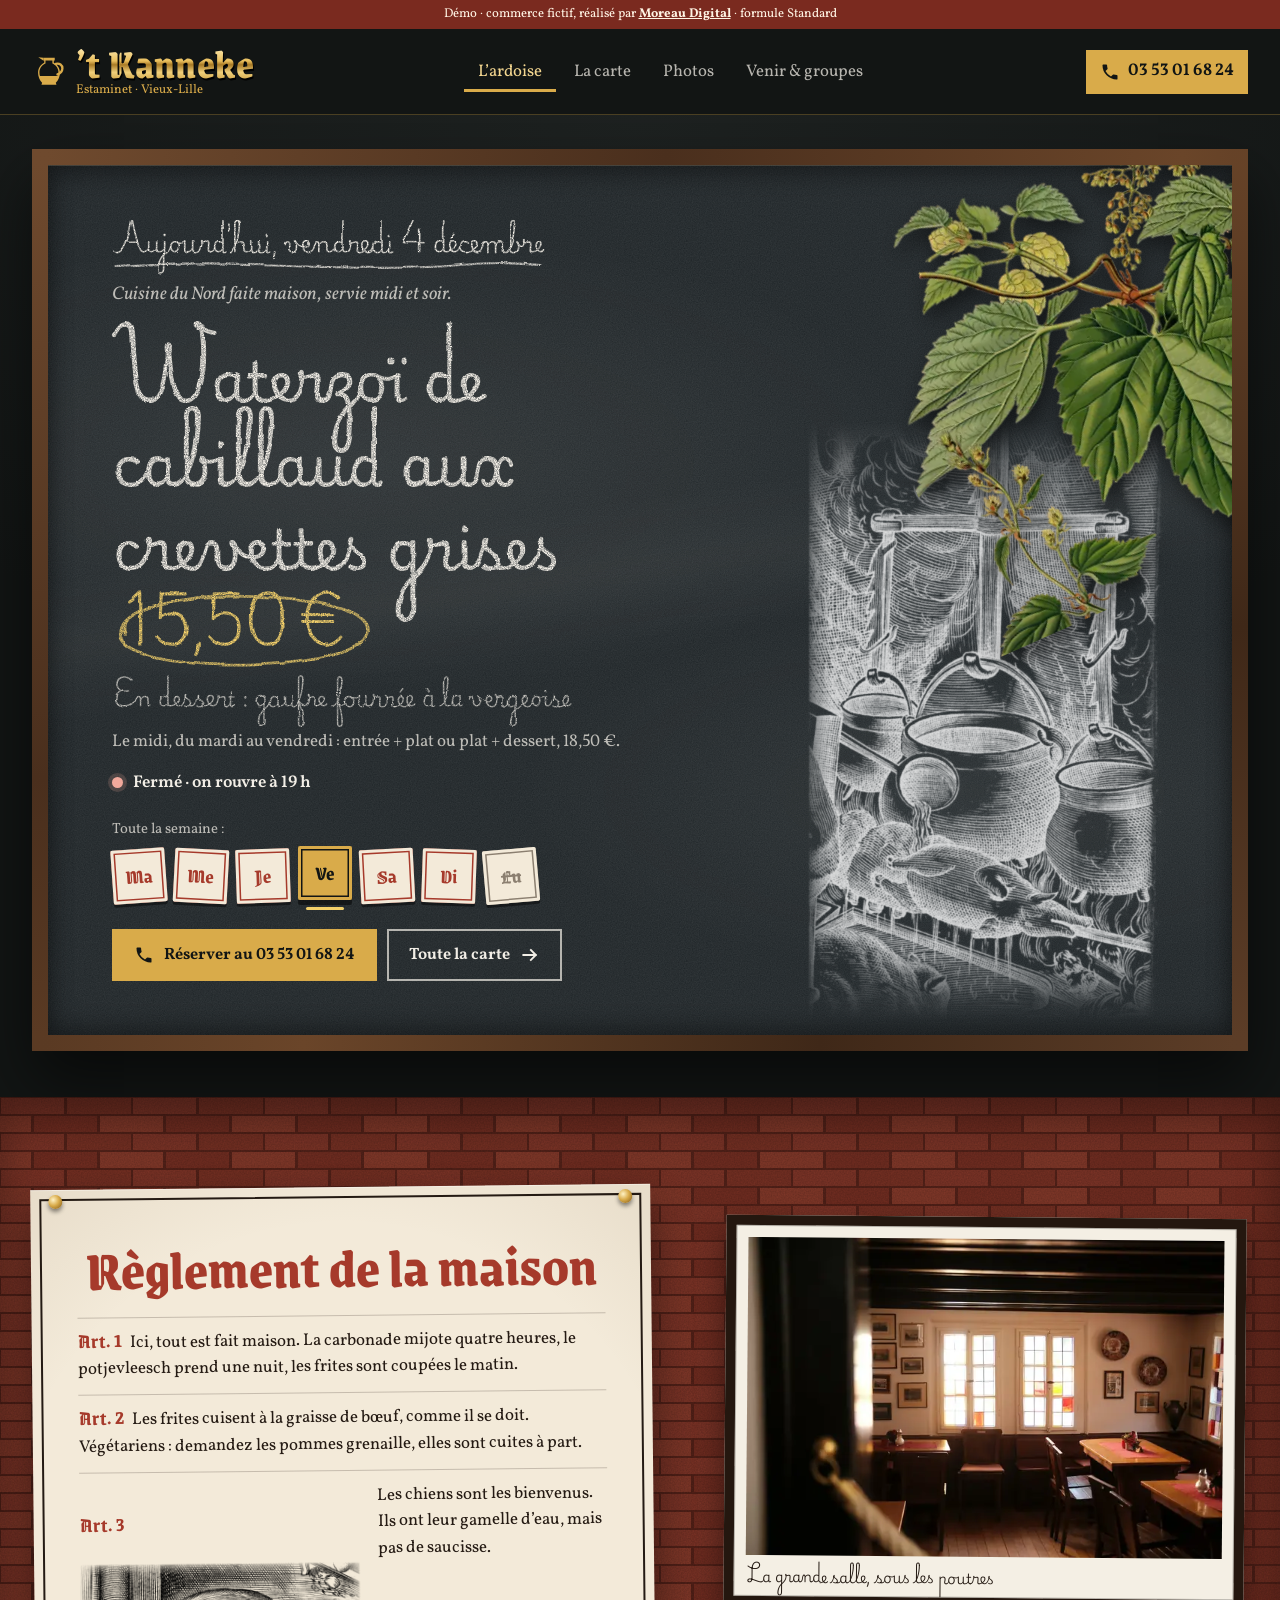
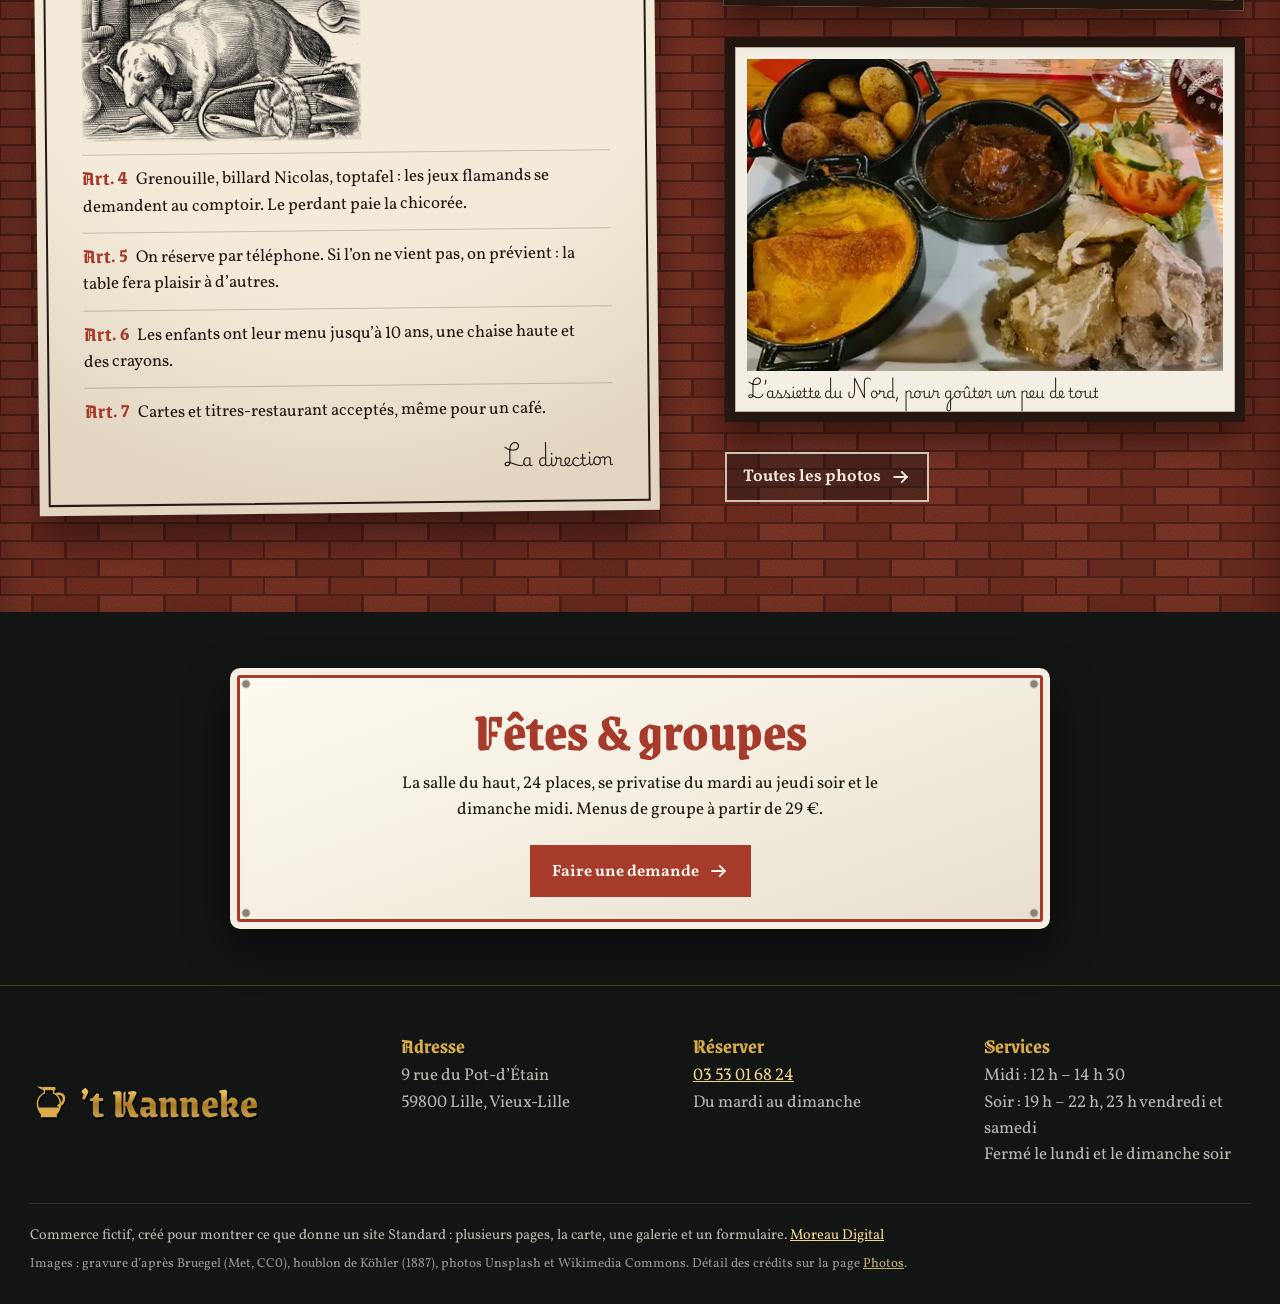
<file: index.html>
<!DOCTYPE html>
<html lang="fr">
<head>
  <meta charset="utf-8">
  <meta name="viewport" content="width=device-width, initial-scale=1, viewport-fit=cover">
  <title>’t Kanneke · Estaminet flamand dans le Vieux-Lille</title>
  <meta name="description" content="’t Kanneke, estaminet du Vieux-Lille : cuisine du Nord faite maison, plat du jour à l’ardoise, bières de la région et jeux flamands. Réservation par téléphone.">
  <!-- Démo : commerce fictif, à ne pas indexer -->
  <meta name="robots" content="noindex, nofollow">
  <meta name="theme-color" content="#121514">
  <link rel="icon" href="favicon.svg" type="image/svg+xml">
  <link rel="preload" href="fonts/grenze-gotisch.woff2" as="font" type="font/woff2" crossorigin>
  <link rel="preload" href="fonts/playwrite-fr-trad.woff2" as="font" type="font/woff2" crossorigin>
  <link rel="stylesheet" href="style.css">
  <script>
    /* Avant le premier affichage : le jour qu'il est à Lille, pour montrer tout de suite la bonne ardoise. */
    (function (d) {
      d.classList.add("js");
      try {
        var q = /[?&]jour=([0-6])/.exec(location.search);
        d.setAttribute("data-auj", q ? q[1] : ["Sun", "Mon", "Tue", "Wed", "Thu", "Fri", "Sat"].indexOf(new Intl.DateTimeFormat("en-US", { timeZone: "Europe/Paris", weekday: "short" }).format(new Date())));
      } catch (e) {}
    })(document.documentElement);
  </script>
  <script src="app.js" defer></script>

  <script type="application/ld+json">
  {
    "@context": "https://schema.org",
    "@type": "Restaurant",
    "name": "’t Kanneke",
    "description": "Estaminet flamand du Vieux-Lille. Cuisine du Nord faite maison (carbonade, potjevleesch, welsh), plat du jour à l’ardoise, bières de la région et jeux flamands.",
    "servesCuisine": ["Cuisine flamande", "Cuisine du Nord"],
    "priceRange": "€€",
    "telephone": "+33353016824",
    "acceptsReservations": "True",
    "hasMenu": "carte.html",
    "address": {
      "@type": "PostalAddress",
      "streetAddress": "9 rue du Pot-d’Étain",
      "postalCode": "59800",
      "addressLocality": "Lille",
      "addressCountry": "FR"
    },
    "openingHoursSpecification": [
      { "@type": "OpeningHoursSpecification", "dayOfWeek": ["Tuesday", "Wednesday", "Thursday"], "opens": "12:00", "closes": "14:30" },
      { "@type": "OpeningHoursSpecification", "dayOfWeek": ["Tuesday", "Wednesday", "Thursday"], "opens": "19:00", "closes": "22:00" },
      { "@type": "OpeningHoursSpecification", "dayOfWeek": ["Friday", "Saturday"], "opens": "12:00", "closes": "14:30" },
      { "@type": "OpeningHoursSpecification", "dayOfWeek": ["Friday", "Saturday"], "opens": "19:00", "closes": "23:00" },
      { "@type": "OpeningHoursSpecification", "dayOfWeek": "Sunday", "opens": "12:00", "closes": "15:00" }
    ]
  }
  </script>
</head>
<body class="page-ardoise">

  <svg width="0" height="0" style="position:absolute" aria-hidden="true" focusable="false">
    <defs>
      <!-- La craie : un grain qui troue les lettres et un léger tremblé -->
      <filter id="craie" x="-4%" y="-8%" width="108%" height="116%">
        <feTurbulence type="fractalNoise" baseFrequency=".9" numOctaves="2" seed="4" result="grain"/>
        <feColorMatrix in="grain" type="matrix" values="0 0 0 0 0  0 0 0 0 0  0 0 0 0 0  0 0 0 -1.4 1.45" result="trous"/>
        <feComposite in="SourceGraphic" in2="trous" operator="in" result="poudre"/>
        <feTurbulence type="turbulence" baseFrequency=".045" numOctaves="1" seed="9" result="onde"/>
        <feDisplacementMap in="poudre" in2="onde" scale="1.4" xChannelSelector="R" yChannelSelector="G"/>
      </filter>
    </defs>
    <!-- La marque : une cruche de grès, le « kanneke » -->
    <symbol id="cruche" viewBox="0 0 32 32"><path fill="currentColor" d="M10.6 2.6h10.8v2.6h-.9v2.1c3.4 1.7 5.8 5.2 5.8 9.3 0 3.6-1.5 7-3.9 9.4l.6 2.1H8.9l.6-2.1C7.2 23.6 5.7 20.2 5.7 16.6c0-4.1 2.4-7.6 5.8-9.3V5.2h-.9V2.6Zm2.1 2.6v2.8l-.6.3c-3.1 1.4-5.1 4.6-5.1 8.3 0 1.1.2 2.2.5 3.2h16.9c.3-1 .5-2.1.5-3.2 0-3.7-2-6.9-5.1-8.3l-.6-.3V5.2h-6.5Z"/><path fill="currentColor" d="M8 21.9h16v1.6H8zM5.9 2.2l4.7.4v2.6Z"/><path d="M22.3 8.4c3.6-.9 6.4 1 6.3 4.3-.1 2.6-1.9 4.5-4.6 5.6" fill="none" stroke="currentColor" stroke-width="2.2" stroke-linecap="round"/></symbol>
    <symbol id="i-tel" viewBox="0 0 24 24"><path fill="currentColor" d="M6.6 10.8a15.1 15.1 0 0 0 6.6 6.6l2.2-2.2a1 1 0 0 1 1-.25 11.4 11.4 0 0 0 3.6.57 1 1 0 0 1 1 1V20a1 1 0 0 1-1 1A17 17 0 0 1 3 4a1 1 0 0 1 1-1h3.5a1 1 0 0 1 1 1c0 1.25.2 2.45.57 3.57a1 1 0 0 1-.25 1z"/></symbol>
    <symbol id="i-fleche" viewBox="0 0 24 24"><path d="M4 12h15M13 6l6 6-6 6" fill="none" stroke="currentColor" stroke-width="2.2" stroke-linecap="square"/></symbol>
  </svg>

  <p class="bandeau-demo">Démo · commerce fictif, réalisé par <a href="https://moreaudigital.fr/">Moreau Digital</a> · formule Standard</p>

  <header class="entete">
    <a class="enseigne" href="index.html">
      <svg class="enseigne__cruche" aria-hidden="true"><use href="#cruche"/></svg>
      <span class="enseigne__nom">’t Kanneke</span>
      <span class="enseigne__sous">Estaminet · Vieux-Lille</span>
    </a>
    <nav class="nav" aria-label="Pages du site">
      <a href="index.html" aria-current="page">L’ardoise</a>
      <a href="carte.html">La carte</a>
      <a href="photos.html">Photos</a>
      <a href="venir.html">Venir<span class="nav__plus"> &amp; groupes</span></a>
    </nav>
    <a class="entete__tel" href="tel:+33353016824"><svg class="icone" aria-hidden="true"><use href="#i-tel"/></svg><span class="entete__tel-mot">Réserver</span><span class="entete__tel-num">03 53 01 68 24</span></a>
  </header>

  <main id="contenu">

    <!-- L'ardoise du jour : le plat change avec le jour de la semaine -->
    <section class="ardoise" aria-labelledby="ardoise-titre">
      <div class="ardoise__cadre">
        <img class="ardoise__houblon" src="gravures/houblon-cones-320.webp" srcset="gravures/houblon-cones-320.webp 320w, gravures/houblon-560.webp 560w, gravures/houblon-900.webp 900w" sizes="(min-width: 1000px) 520px, (min-width: 700px) 380px, 128px" width="320" height="518" alt="" aria-hidden="true">
        <img class="ardoise__dessin" src="gravures/foyer-480.webp" srcset="gravures/foyer-480.webp 480w, gravures/foyer-680.webp 680w" sizes="(min-width: 1000px) 380px, 60vw" width="480" height="1013" alt="" aria-hidden="true">

        <div class="ardoise__texte">
          <h1 class="ardoise__titre" id="ardoise-titre"><span class="visuellement-cache">L’ardoise de ’t Kanneke : </span><span data-titre-jour>Cette semaine à l’ardoise</span></h1>
          <p class="ardoise__intro">Cuisine du Nord faite maison, servie midi et soir.</p>

          <ol class="semaine" data-semaine aria-live="polite">
            <li class="jour" data-jour="2">
              <h2 class="jour__nom">Mardi</h2>
              <p class="jour__plat">Coq à la bière, chicons braisés</p>
              <p class="jour__prix">14,50&nbsp;€</p>
              <p class="jour__dessert">En dessert&nbsp;: tarte au sucre</p>
            </li>
            <li class="jour" data-jour="3">
              <h2 class="jour__nom">Mercredi</h2>
              <p class="jour__plat">Hochepot de joue de bœuf aux légumes d’hiver</p>
              <p class="jour__prix">14,50&nbsp;€</p>
              <p class="jour__dessert">En dessert&nbsp;: riz au lait à la cassonade</p>
            </li>
            <li class="jour" data-jour="4">
              <h2 class="jour__nom">Jeudi</h2>
              <p class="jour__plat">Lapin aux pruneaux et à la bière brune</p>
              <p class="jour__prix">14,50&nbsp;€</p>
              <p class="jour__dessert">En dessert&nbsp;: crème brûlée à la chicorée</p>
            </li>
            <li class="jour" data-jour="5">
              <h2 class="jour__nom">Vendredi</h2>
              <p class="jour__plat">Waterzoï de cabillaud aux crevettes grises</p>
              <p class="jour__prix">15,50&nbsp;€</p>
              <p class="jour__dessert">En dessert&nbsp;: gaufre fourrée à la vergeoise</p>
            </li>
            <li class="jour" data-jour="6">
              <h2 class="jour__nom">Samedi</h2>
              <p class="jour__plat">Jambonneau à la bière, purée au maroilles</p>
              <p class="jour__prix">16,50&nbsp;€</p>
              <p class="jour__dessert">En dessert&nbsp;: tarte aux pommes et spéculoos</p>
            </li>
            <li class="jour" data-jour="0">
              <h2 class="jour__nom">Dimanche</h2>
              <p class="jour__plat">Poulet rôti du dimanche, frites maison</p>
              <p class="jour__prix">15,50&nbsp;€</p>
              <p class="jour__dessert">En dessert&nbsp;: merveilleux au chocolat</p>
            </li>
            <li class="jour jour--ferme" data-jour="1">
              <h2 class="jour__nom">Lundi</h2>
              <p class="jour__plat">Le lundi, on ferme&nbsp;: la cuisine se repose.</p>
            </li>
          </ol>

          <p class="ardoise__formule" data-formule>Le midi, du mardi au vendredi&nbsp;: entrée + plat ou plat + dessert, 18,50&nbsp;€.</p>
          <p class="etat" data-etat hidden><span class="etat__point" aria-hidden="true"></span><span data-etat-texte></span></p>

          <div class="sous-bocks" data-sous-bocks hidden>
            <p class="sous-bocks__aide" id="sous-bocks-aide">Toute la semaine&nbsp;:</p>
            <div class="sous-bocks__rang" role="group" aria-labelledby="sous-bocks-aide"></div>
          </div>

          <div class="ardoise__actions">
            <a class="bouton bouton--or" href="tel:+33353016824"><svg class="icone" aria-hidden="true"><use href="#i-tel"/></svg>Réserver au 03&nbsp;53&nbsp;01&nbsp;68&nbsp;24</a>
            <a class="bouton bouton--craie" href="carte.html">Toute la carte<svg class="icone" aria-hidden="true"><use href="#i-fleche"/></svg></a>
          </div>
        </div>
      </div>
    </section>

    <!-- Le règlement affiché au mur : les infos pratiques, à la façon d'un estaminet -->
    <section class="mur" aria-labelledby="reglement-titre">
      <div class="affiche">
        <h2 class="affiche__titre" id="reglement-titre">Règlement de la maison</h2>
        <ol class="articles">
          <li class="article"><span class="article__num">Art.&nbsp;1</span>Ici, tout est fait maison. La carbonade mijote quatre heures, le potjevleesch prend une nuit, les frites sont coupées le matin.</li>
          <li class="article"><span class="article__num">Art.&nbsp;2</span>Les frites cuisent à la graisse de bœuf, comme il se doit. Végétariens&nbsp;: demandez les pommes grenaille, elles sont cuites à part.</li>
          <li class="article article--chien"><span class="article__num">Art.&nbsp;3</span>Les chiens sont les bienvenus. Ils ont leur gamelle d’eau, mais pas de saucisse.
            <figure class="article__gravure"><img src="gravures/chien-600.webp" width="600" height="382" loading="lazy" alt="Gravure : un chien file avec une saucisse dans la gueule."></figure>
          </li>
          <li class="article"><span class="article__num">Art.&nbsp;4</span>Grenouille, billard Nicolas, toptafel&nbsp;: les jeux flamands se demandent au comptoir. Le perdant paie la chicorée.</li>
          <li class="article"><span class="article__num">Art.&nbsp;5</span>On réserve par téléphone. Si l’on ne vient pas, on prévient&nbsp;: la table fera plaisir à d’autres.</li>
          <li class="article"><span class="article__num">Art.&nbsp;6</span>Les enfants ont leur menu jusqu’à 10&nbsp;ans, une chaise haute et des crayons.</li>
          <li class="article"><span class="article__num">Art.&nbsp;7</span>Cartes et titres-restaurant acceptés, même pour un café.</li>
        </ol>
        <p class="affiche__signature">La direction</p>
      </div>

      <div class="cadres">
        <figure class="cadre cadre--large">
          <img src="photos/salle-poutres-640.webp" srcset="photos/salle-poutres-640.webp 640w, photos/salle-poutres-1200.webp 1200w" sizes="(min-width: 1000px) 560px, 92vw" width="640" height="427" loading="lazy" alt="La salle de l’estaminet&nbsp;: poutres sombres, tables de bois et cadres aux murs.">
          <figcaption>La grande salle, sous les poutres</figcaption>
        </figure>
        <figure class="cadre">
          <img src="photos/assiette-nord-480.webp" srcset="photos/assiette-nord-480.webp 480w, photos/assiette-nord-900.webp 900w" sizes="(min-width: 1000px) 340px, 92vw" width="480" height="314" loading="lazy" alt="Une assiette du Nord&nbsp;: welsh, carbonade, potjevleesch et pommes de terre en petites cocottes.">
          <figcaption>L’assiette du Nord, pour goûter un peu de tout</figcaption>
        </figure>
        <a class="lien-craie" href="photos.html">Toutes les photos<svg class="icone" aria-hidden="true"><use href="#i-fleche"/></svg></a>
      </div>
    </section>

    <!-- La plaque émaillée : les groupes -->
    <section class="plaque-zone" aria-labelledby="groupes-titre">
      <div class="plaque">
        <h2 class="plaque__titre" id="groupes-titre">Fêtes &amp; groupes</h2>
        <p class="plaque__texte">La salle du haut, 24 places, se privatise du mardi au jeudi soir et le dimanche midi. Menus de groupe à partir de 29&nbsp;€.</p>
        <a class="bouton bouton--brique" href="venir.html#groupes">Faire une demande<svg class="icone" aria-hidden="true"><use href="#i-fleche"/></svg></a>
      </div>
    </section>
  </main>

  <footer class="pied">
    <div class="pied__haut">
      <p class="pied__enseigne"><svg class="enseigne__cruche" aria-hidden="true"><use href="#cruche"/></svg>’t Kanneke</p>
      <div class="pied__bloc">
        <h2 class="pied__titre">Adresse</h2>
        <p>9 rue du Pot-d’Étain<br>59800 Lille, Vieux-Lille</p>
      </div>
      <div class="pied__bloc">
        <h2 class="pied__titre">Réserver</h2>
        <p><a href="tel:+33353016824">03&nbsp;53&nbsp;01&nbsp;68&nbsp;24</a><br>Du mardi au dimanche</p>
      </div>
      <div class="pied__bloc">
        <h2 class="pied__titre">Services</h2>
        <p>Midi&nbsp;: 12&nbsp;h – 14&nbsp;h&nbsp;30<br>Soir&nbsp;: 19&nbsp;h – 22&nbsp;h, 23&nbsp;h vendredi et samedi<br>Fermé le lundi et le dimanche soir</p>
      </div>
    </div>
    <div class="pied__bas">
      <p>Commerce fictif, créé pour montrer ce que donne un site Standard&nbsp;: plusieurs pages, la carte, une galerie et un formulaire. <a href="https://moreaudigital.fr/">Moreau Digital</a></p>
      <p class="pied__credits">Images&nbsp;: gravure d’après Bruegel (Met, CC0), houblon de Köhler (1887), photos Unsplash et Wikimedia Commons. Détail des crédits sur la page <a href="photos.html#credits">Photos</a>.</p>
    </div>
  </footer>
</body>
</html>
</file>
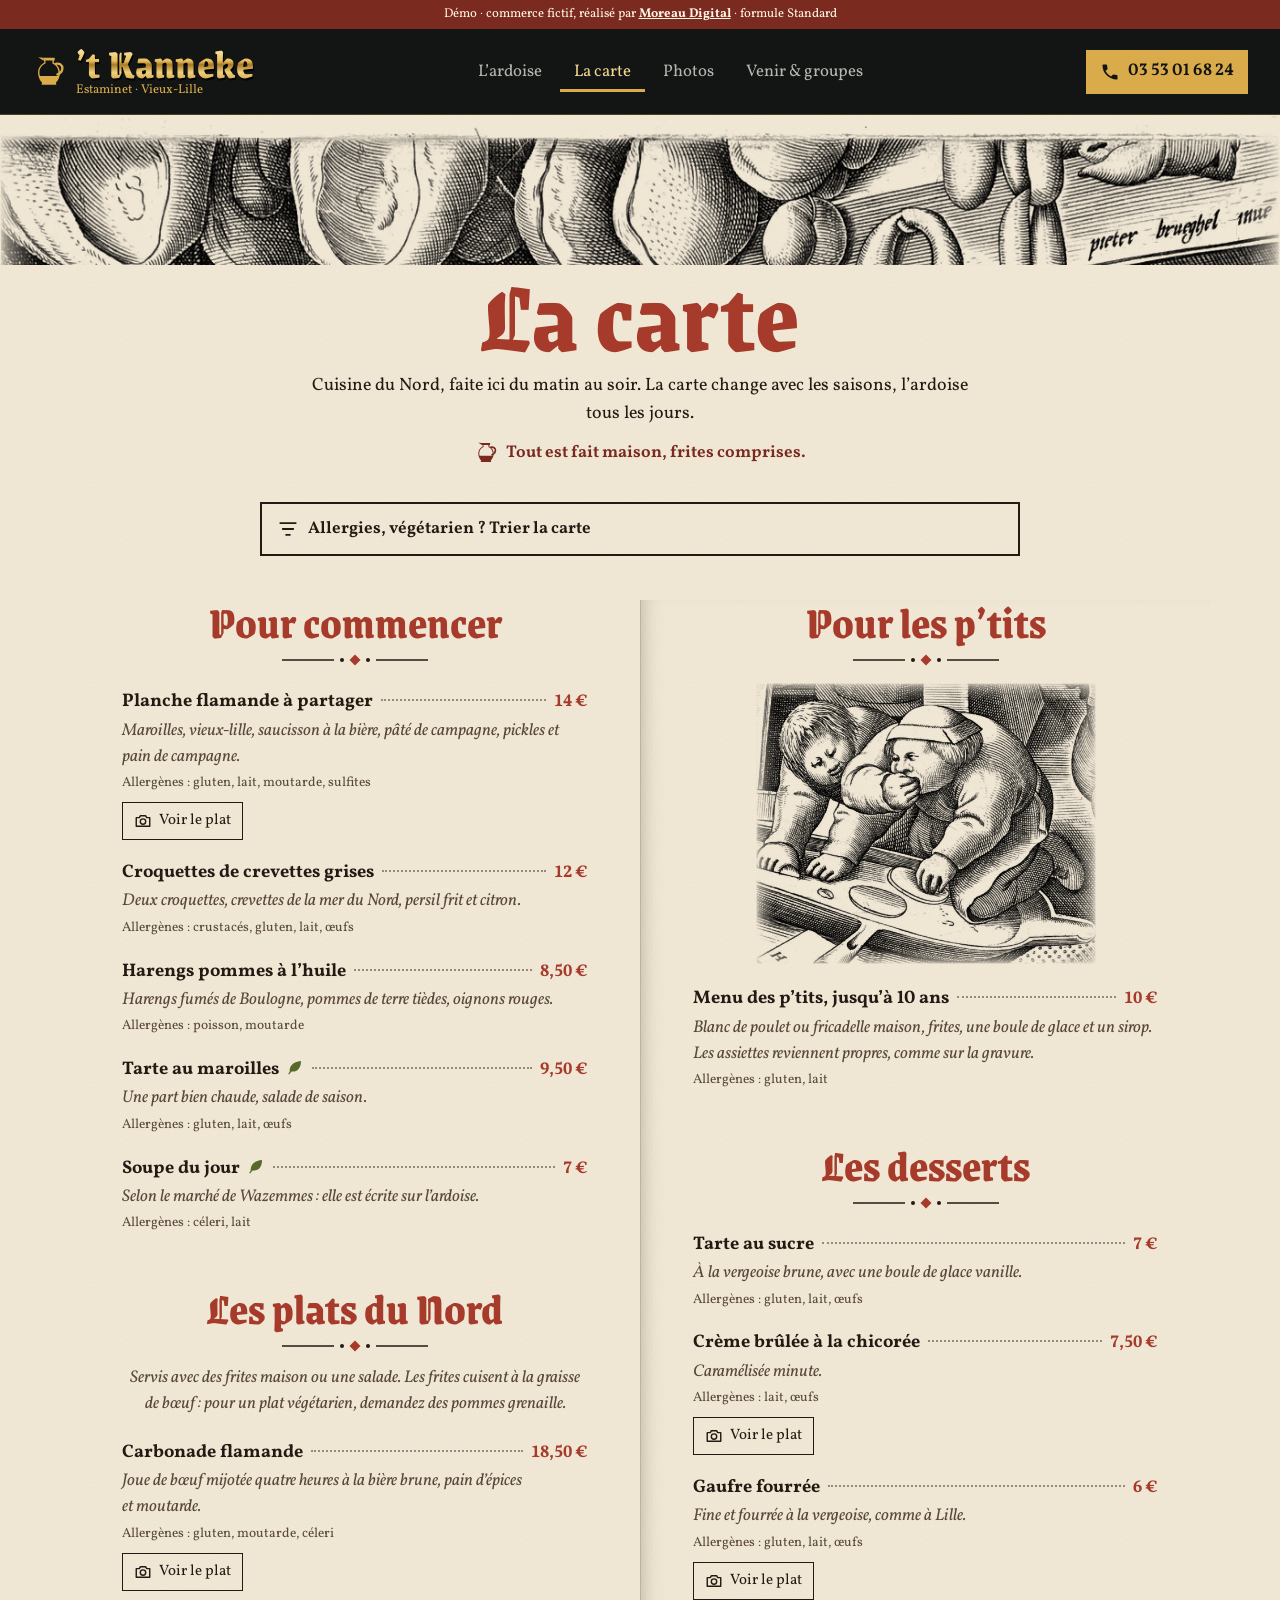
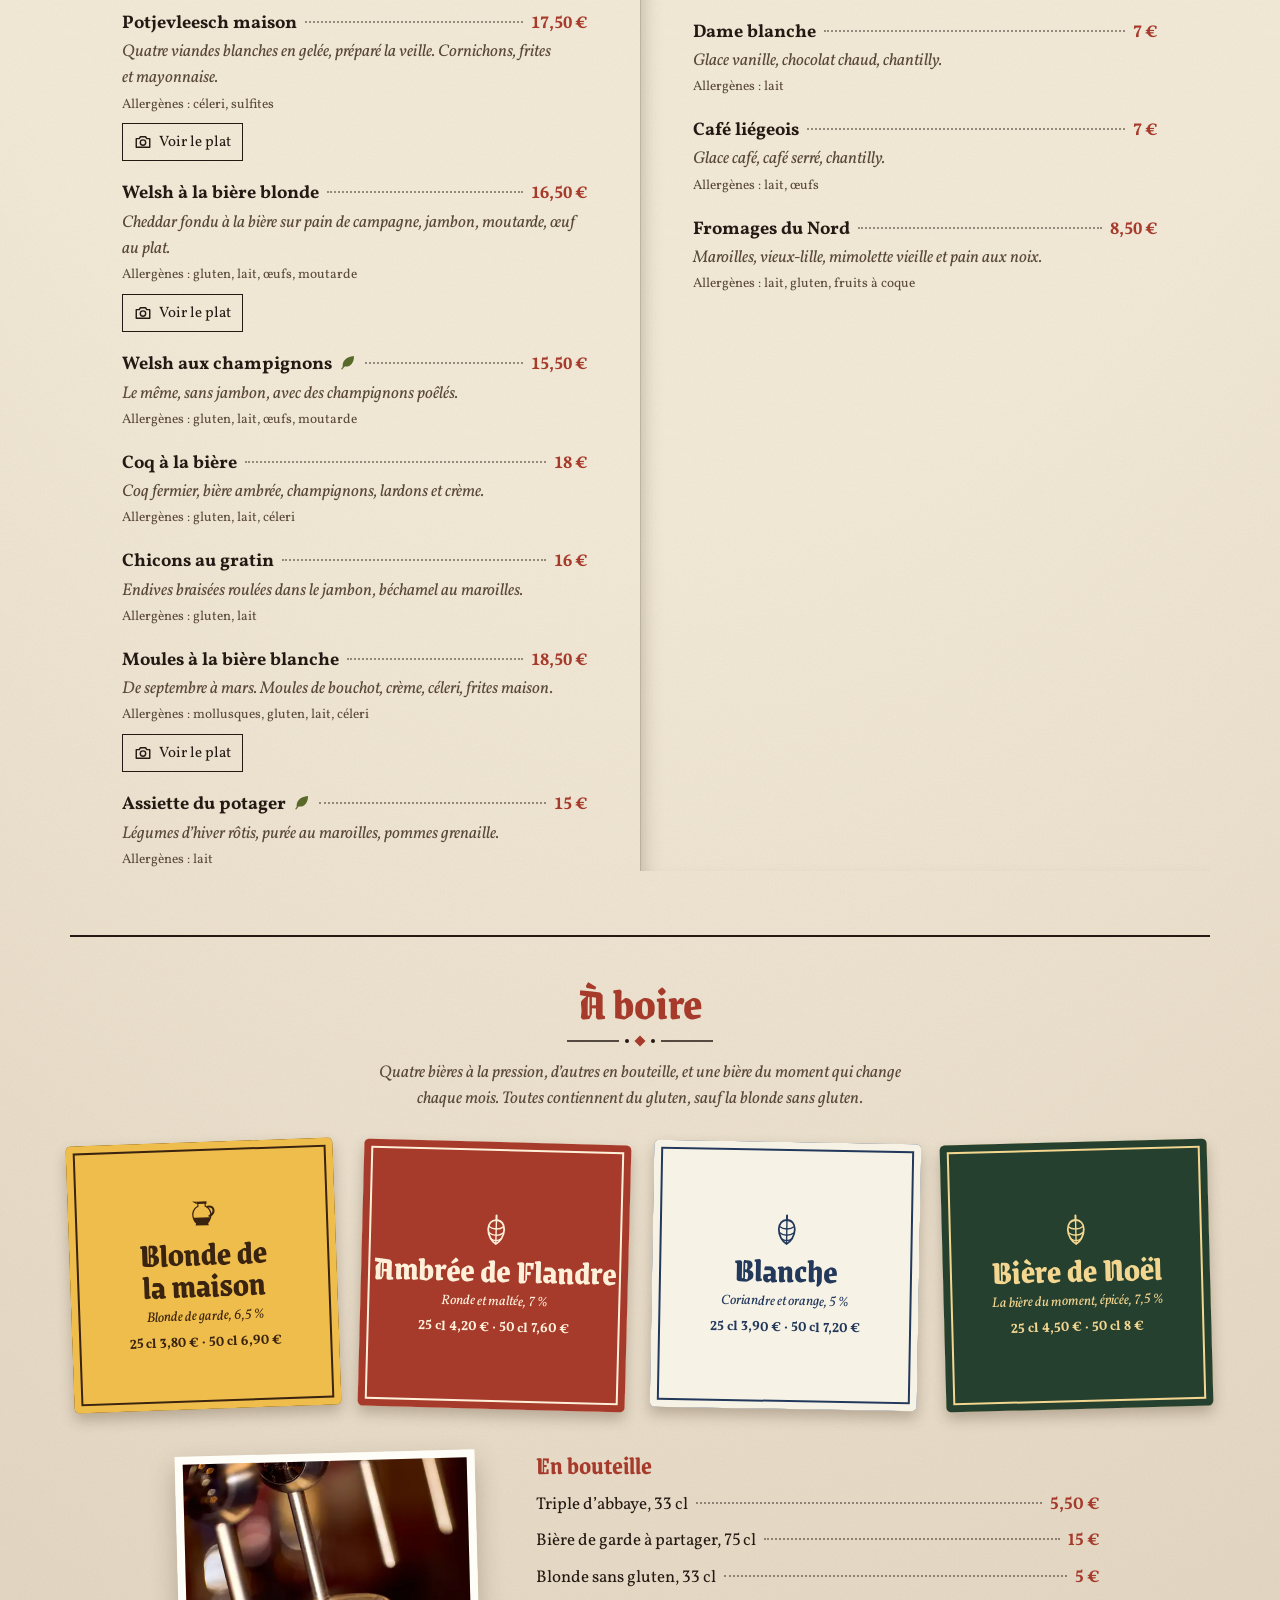
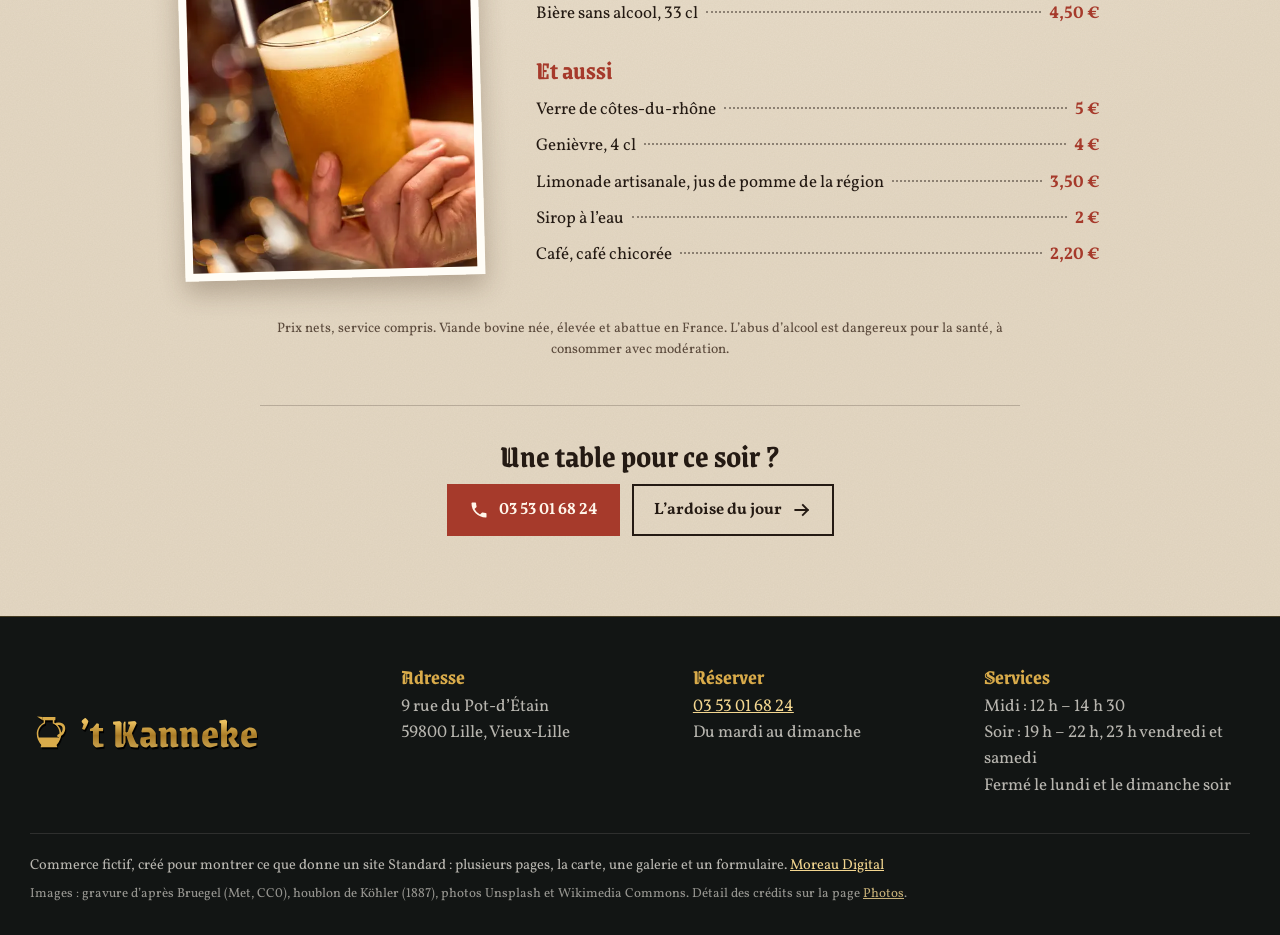
<file: carte.html>
<!DOCTYPE html>
<html lang="fr">
<head>
  <meta charset="utf-8">
  <meta name="viewport" content="width=device-width, initial-scale=1, viewport-fit=cover">
  <title>La carte · ’t Kanneke, estaminet du Vieux-Lille</title>
  <meta name="description" content="La carte de ’t Kanneke : carbonade flamande, potjevleesch, welsh, moules à la bière, tarte au sucre et bières du Nord. Allergènes indiqués pour chaque plat.">
  <!-- Démo : commerce fictif, à ne pas indexer -->
  <meta name="robots" content="noindex, nofollow">
  <meta name="theme-color" content="#121514">
  <link rel="icon" href="favicon.svg" type="image/svg+xml">
  <link rel="preload" href="fonts/grenze-gotisch.woff2" as="font" type="font/woff2" crossorigin>
  <link rel="preload" href="fonts/vollkorn.woff2" as="font" type="font/woff2" crossorigin>
  <link rel="stylesheet" href="style.css">
  <script>document.documentElement.classList.add("js");</script>
  <script src="app.js" defer></script>
</head>
<body class="page-carte">

  <svg width="0" height="0" style="position:absolute" aria-hidden="true" focusable="false">
    <symbol id="cruche" viewBox="0 0 32 32"><path fill="currentColor" d="M10.6 2.6h10.8v2.6h-.9v2.1c3.4 1.7 5.8 5.2 5.8 9.3 0 3.6-1.5 7-3.9 9.4l.6 2.1H8.9l.6-2.1C7.2 23.6 5.7 20.2 5.7 16.6c0-4.1 2.4-7.6 5.8-9.3V5.2h-.9V2.6Zm2.1 2.6v2.8l-.6.3c-3.1 1.4-5.1 4.6-5.1 8.3 0 1.1.2 2.2.5 3.2h16.9c.3-1 .5-2.1.5-3.2 0-3.7-2-6.9-5.1-8.3l-.6-.3V5.2h-6.5Z"/><path fill="currentColor" d="M8 21.9h16v1.6H8zM5.9 2.2l4.7.4v2.6Z"/><path d="M22.3 8.4c3.6-.9 6.4 1 6.3 4.3-.1 2.6-1.9 4.5-4.6 5.6" fill="none" stroke="currentColor" stroke-width="2.2" stroke-linecap="round"/></symbol>
    <symbol id="i-tel" viewBox="0 0 24 24"><path fill="currentColor" d="M6.6 10.8a15.1 15.1 0 0 0 6.6 6.6l2.2-2.2a1 1 0 0 1 1-.25 11.4 11.4 0 0 0 3.6.57 1 1 0 0 1 1 1V20a1 1 0 0 1-1 1A17 17 0 0 1 3 4a1 1 0 0 1 1-1h3.5a1 1 0 0 1 1 1c0 1.25.2 2.45.57 3.57a1 1 0 0 1-.25 1z"/></symbol>
    <symbol id="i-fleche" viewBox="0 0 24 24"><path d="M4 12h15M13 6l6 6-6 6" fill="none" stroke="currentColor" stroke-width="2.2" stroke-linecap="square"/></symbol>
    <symbol id="i-photo" viewBox="0 0 24 24"><path d="M3 7.5h4l1.6-2.5h6.8L17 7.5h4V19H3z" fill="none" stroke="currentColor" stroke-width="1.9" stroke-linejoin="round"/><circle cx="12" cy="12.8" r="3.6" fill="none" stroke="currentColor" stroke-width="1.9"/></symbol>
    <symbol id="i-feuille" viewBox="0 0 24 24"><path d="M5 19C4 11 9 5 20 4c0 10-5 15-13 14" fill="currentColor"/><path d="M4 21c3-5 7-9 12-12" fill="none" stroke="currentColor" stroke-width="1.8" stroke-linecap="round"/></symbol>
    <symbol id="i-cone" viewBox="0 0 24 32"><path d="M12 1.5v4.5" fill="none" stroke="currentColor" stroke-width="2" stroke-linecap="round"/><path d="M12 6c-5 0-8 4-8 9.2 0 6.6 3.8 12.4 8 14.8 4.2-2.4 8-8.2 8-14.8C20 10 17 6 12 6Z" fill="none" stroke="currentColor" stroke-width="1.8"/><path d="M4.4 12.4c2.4 1.9 4.9 2.6 7.6 2.6s5.2-.7 7.6-2.6M4.6 18.6c2.4 1.9 4.8 2.7 7.4 2.7s5-.8 7.4-2.7M6.6 24.6c1.8 1.4 3.6 2 5.4 2s3.6-.6 5.4-2M12 6v24" fill="none" stroke="currentColor" stroke-width="1.4"/></symbol>
    <symbol id="i-filtre" viewBox="0 0 24 24"><path d="M3 5h18M6 12h12M10 19h4" fill="none" stroke="currentColor" stroke-width="2.2" stroke-linecap="square"/></symbol>
  </svg>

  <p class="bandeau-demo">Démo · commerce fictif, réalisé par <a href="https://moreaudigital.fr/">Moreau Digital</a> · formule Standard</p>

  <header class="entete">
    <a class="enseigne" href="index.html">
      <svg class="enseigne__cruche" aria-hidden="true"><use href="#cruche"/></svg>
      <span class="enseigne__nom">’t Kanneke</span>
      <span class="enseigne__sous">Estaminet · Vieux-Lille</span>
    </a>
    <nav class="nav" aria-label="Pages du site">
      <a href="index.html">L’ardoise</a>
      <a href="carte.html" aria-current="page">La carte</a>
      <a href="photos.html">Photos</a>
      <a href="venir.html">Venir<span class="nav__plus"> &amp; groupes</span></a>
    </nav>
    <a class="entete__tel" href="tel:+33353016824"><svg class="icone" aria-hidden="true"><use href="#i-tel"/></svg><span class="entete__tel-mot">Réserver</span><span class="entete__tel-num">03 53 01 68 24</span></a>
  </header>

  <main id="contenu" class="carte papier">
    <img class="carte__frise" src="gravures/jambons-800.webp" srcset="gravures/jambons-800.webp 800w, gravures/jambons-1400.webp 1400w" sizes="100vw" width="800" height="131" alt="" aria-hidden="true">

    <div class="carte__tete">
      <h1 class="carte__titre">La carte</h1>
      <p class="carte__chapo">Cuisine du Nord, faite ici du matin au soir. La carte change avec les saisons, l’ardoise tous les jours.</p>
      <p class="carte__maison"><svg aria-hidden="true"><use href="#cruche"/></svg>Tout est fait maison, frites comprises.</p>
    </div>

    <!-- Filtrer selon ses allergies : les plats concernés passent en gris -->
    <div class="filtres" data-filtres>
      <button class="filtres__ouvrir" type="button" data-filtres-ouvrir aria-expanded="false" aria-controls="filtres-panneau"><svg class="icone" aria-hidden="true"><use href="#i-filtre"/></svg>Allergies, végétarien&nbsp;? Trier la carte<span data-compte></span></button>
      <div class="filtres__panneau" id="filtres-panneau" hidden>
        <p class="filtres__aide">Touchez ce que vous ne mangez pas&nbsp;: les plats qui en contiennent passent en gris.</p>
        <div class="filtres__puces" role="group" aria-label="Je ne mange pas">
          <button class="puce puce--vege" type="button" data-vege aria-pressed="false"><svg class="icone" aria-hidden="true"><use href="#i-feuille"/></svg>Végétarien</button>
          <button class="puce" type="button" data-allergene="gluten" aria-pressed="false">Gluten</button>
          <button class="puce" type="button" data-allergene="lait" aria-pressed="false">Lait</button>
          <button class="puce" type="button" data-allergene="oeufs" aria-pressed="false">Œufs</button>
          <button class="puce" type="button" data-allergene="poisson" aria-pressed="false">Poisson</button>
          <button class="puce" type="button" data-allergene="crustaces" aria-pressed="false">Crustacés</button>
          <button class="puce" type="button" data-allergene="mollusques" aria-pressed="false">Mollusques</button>
          <button class="puce" type="button" data-allergene="fruits-a-coque" aria-pressed="false">Fruits à coque</button>
          <button class="puce" type="button" data-allergene="celeri" aria-pressed="false">Céleri</button>
          <button class="puce" type="button" data-allergene="moutarde" aria-pressed="false">Moutarde</button>
          <button class="puce" type="button" data-allergene="sulfites" aria-pressed="false">Sulfites</button>
        </div>
        <p class="filtres__bilan" data-bilan aria-live="polite"></p>
        <button class="filtres__vider" type="button" data-filtres-vider hidden>Tout effacer</button>
        <p class="filtres__note">Liste indicative&nbsp;: signalez toujours une allergie en commandant.</p>
      </div>
    </div>

    <div class="carte__pages">
      <div class="carte__page">
        <section class="rubrique" aria-labelledby="r-commencer">
          <h2 class="rubrique__titre" id="r-commencer">Pour commencer</h2>
          <ul class="plats">
            <li class="plat" data-allergenes="gluten lait moutarde sulfites">
              <div class="plat__ligne"><h3 class="plat__nom">Planche flamande à partager</h3><span class="plat__points" aria-hidden="true"></span><span class="plat__prix">14&nbsp;€</span></div>
              <p class="plat__desc">Maroilles, vieux-lille, saucisson à la bière, pâté de campagne, pickles et pain de campagne.</p>
              <p class="plat__allergenes">Allergènes&nbsp;: gluten, lait, moutarde, sulfites</p>
              <button class="plat__voir" type="button" data-voir-photo aria-expanded="false" aria-controls="photo-planche" hidden><svg class="icone" aria-hidden="true"><use href="#i-photo"/></svg><span data-libelle>Voir le plat</span></button>
              <figure class="plat__photo" id="photo-planche"><img src="photos/planche-480.webp" srcset="photos/planche-480.webp 480w, photos/planche-900.webp 900w" sizes="(min-width: 1000px) 380px, 86vw" width="480" height="719" loading="lazy" alt="Planche de charcuterie et de fromages, cornichons et pickles, sur une ardoise."></figure>
            </li>
            <li class="plat" data-allergenes="crustaces gluten lait oeufs">
              <div class="plat__ligne"><h3 class="plat__nom">Croquettes de crevettes grises</h3><span class="plat__points" aria-hidden="true"></span><span class="plat__prix">12&nbsp;€</span></div>
              <p class="plat__desc">Deux croquettes, crevettes de la mer du Nord, persil frit et citron.</p>
              <p class="plat__allergenes">Allergènes&nbsp;: crustacés, gluten, lait, œufs</p>
            </li>
            <li class="plat" data-allergenes="poisson moutarde">
              <div class="plat__ligne"><h3 class="plat__nom">Harengs pommes à l’huile</h3><span class="plat__points" aria-hidden="true"></span><span class="plat__prix">8,50&nbsp;€</span></div>
              <p class="plat__desc">Harengs fumés de Boulogne, pommes de terre tièdes, oignons rouges.</p>
              <p class="plat__allergenes">Allergènes&nbsp;: poisson, moutarde</p>
            </li>
            <li class="plat" data-allergenes="gluten lait oeufs" data-vege="oui">
              <div class="plat__ligne"><h3 class="plat__nom">Tarte au maroilles<svg class="plat__vege" role="img" aria-label="végétarien"><use href="#i-feuille"/></svg></h3><span class="plat__points" aria-hidden="true"></span><span class="plat__prix">9,50&nbsp;€</span></div>
              <p class="plat__desc">Une part bien chaude, salade de saison.</p>
              <p class="plat__allergenes">Allergènes&nbsp;: gluten, lait, œufs</p>
            </li>
            <li class="plat" data-allergenes="celeri lait" data-vege="oui">
              <div class="plat__ligne"><h3 class="plat__nom">Soupe du jour<svg class="plat__vege" role="img" aria-label="végétarien"><use href="#i-feuille"/></svg></h3><span class="plat__points" aria-hidden="true"></span><span class="plat__prix">7&nbsp;€</span></div>
              <p class="plat__desc">Selon le marché de Wazemmes&nbsp;: elle est écrite sur l’ardoise.</p>
              <p class="plat__allergenes">Allergènes&nbsp;: céleri, lait</p>
            </li>
          </ul>
        </section>

        <section class="rubrique" aria-labelledby="r-plats">
          <h2 class="rubrique__titre" id="r-plats">Les plats du Nord</h2>
          <p class="rubrique__note">Servis avec des frites maison ou une salade. Les frites cuisent à la graisse de bœuf&nbsp;: pour un plat végétarien, demandez des pommes grenaille.</p>
          <ul class="plats">
            <li class="plat" data-allergenes="gluten moutarde celeri">
              <div class="plat__ligne"><h3 class="plat__nom">Carbonade flamande</h3><span class="plat__points" aria-hidden="true"></span><span class="plat__prix">18,50&nbsp;€</span></div>
              <p class="plat__desc">Joue de bœuf mijotée quatre heures à la bière brune, pain d’épices et moutarde.</p>
              <p class="plat__allergenes">Allergènes&nbsp;: gluten, moutarde, céleri</p>
              <button class="plat__voir" type="button" data-voir-photo aria-expanded="false" aria-controls="photo-carbonade" hidden><svg class="icone" aria-hidden="true"><use href="#i-photo"/></svg><span data-libelle>Voir le plat</span></button>
              <figure class="plat__photo" id="photo-carbonade"><img src="photos/carbonade-480.webp" srcset="photos/carbonade-480.webp 480w, photos/carbonade-900.webp 900w" sizes="(min-width: 1000px) 380px, 86vw" width="480" height="319" loading="lazy" alt="Carbonade de bœuf luisante de sauce dans un plat en fonte noir."></figure>
            </li>
            <li class="plat" data-allergenes="celeri sulfites">
              <div class="plat__ligne"><h3 class="plat__nom">Potjevleesch maison</h3><span class="plat__points" aria-hidden="true"></span><span class="plat__prix">17,50&nbsp;€</span></div>
              <p class="plat__desc">Quatre viandes blanches en gelée, préparé la veille. Cornichons, frites et mayonnaise.</p>
              <p class="plat__allergenes">Allergènes&nbsp;: céleri, sulfites</p>
              <button class="plat__voir" type="button" data-voir-photo aria-expanded="false" aria-controls="photo-potjevleesch" hidden><svg class="icone" aria-hidden="true"><use href="#i-photo"/></svg><span data-libelle>Voir le plat</span></button>
              <figure class="plat__photo" id="photo-potjevleesch"><img src="photos/potjevleesch-480.webp" srcset="photos/potjevleesch-480.webp 480w, photos/potjevleesch-900.webp 900w" sizes="(min-width: 1000px) 380px, 86vw" width="480" height="473" loading="lazy" alt="Assiette de potjevleesch avec frites, salade, cornichon et mayonnaise."></figure>
            </li>
            <li class="plat" data-allergenes="gluten lait oeufs moutarde">
              <div class="plat__ligne"><h3 class="plat__nom">Welsh à la bière blonde</h3><span class="plat__points" aria-hidden="true"></span><span class="plat__prix">16,50&nbsp;€</span></div>
              <p class="plat__desc">Cheddar fondu à la bière sur pain de campagne, jambon, moutarde, œuf au plat.</p>
              <p class="plat__allergenes">Allergènes&nbsp;: gluten, lait, œufs, moutarde</p>
              <button class="plat__voir" type="button" data-voir-photo aria-expanded="false" aria-controls="photo-welsh" hidden><svg class="icone" aria-hidden="true"><use href="#i-photo"/></svg><span data-libelle>Voir le plat</span></button>
              <figure class="plat__photo" id="photo-welsh"><img src="photos/welsh-480.webp" width="480" height="564" loading="lazy" alt="Welsh gratiné et doré dans une petite cocotte en fonte."></figure>
            </li>
            <li class="plat" data-allergenes="gluten lait oeufs moutarde" data-vege="oui">
              <div class="plat__ligne"><h3 class="plat__nom">Welsh aux champignons<svg class="plat__vege" role="img" aria-label="végétarien"><use href="#i-feuille"/></svg></h3><span class="plat__points" aria-hidden="true"></span><span class="plat__prix">15,50&nbsp;€</span></div>
              <p class="plat__desc">Le même, sans jambon, avec des champignons poêlés.</p>
              <p class="plat__allergenes">Allergènes&nbsp;: gluten, lait, œufs, moutarde</p>
            </li>
            <li class="plat" data-allergenes="gluten lait celeri">
              <div class="plat__ligne"><h3 class="plat__nom">Coq à la bière</h3><span class="plat__points" aria-hidden="true"></span><span class="plat__prix">18&nbsp;€</span></div>
              <p class="plat__desc">Coq fermier, bière ambrée, champignons, lardons et crème.</p>
              <p class="plat__allergenes">Allergènes&nbsp;: gluten, lait, céleri</p>
            </li>
            <li class="plat" data-allergenes="gluten lait">
              <div class="plat__ligne"><h3 class="plat__nom">Chicons au gratin</h3><span class="plat__points" aria-hidden="true"></span><span class="plat__prix">16&nbsp;€</span></div>
              <p class="plat__desc">Endives braisées roulées dans le jambon, béchamel au maroilles.</p>
              <p class="plat__allergenes">Allergènes&nbsp;: gluten, lait</p>
            </li>
            <li class="plat" data-allergenes="mollusques gluten lait celeri">
              <div class="plat__ligne"><h3 class="plat__nom">Moules à la bière blanche</h3><span class="plat__points" aria-hidden="true"></span><span class="plat__prix">18,50&nbsp;€</span></div>
              <p class="plat__desc">De septembre à mars. Moules de bouchot, crème, céleri, frites maison.</p>
              <p class="plat__allergenes">Allergènes&nbsp;: mollusques, gluten, lait, céleri</p>
              <button class="plat__voir" type="button" data-voir-photo aria-expanded="false" aria-controls="photo-moules" hidden><svg class="icone" aria-hidden="true"><use href="#i-photo"/></svg><span data-libelle>Voir le plat</span></button>
              <figure class="plat__photo" id="photo-moules"><img src="photos/moules-frites-480.webp" srcset="photos/moules-frites-480.webp 480w, photos/moules-frites-900.webp 900w" sizes="(min-width: 1000px) 380px, 86vw" width="480" height="320" loading="lazy" alt="Bol de moules et de frites sur une table en bois."></figure>
            </li>
            <li class="plat" data-allergenes="lait" data-vege="oui">
              <div class="plat__ligne"><h3 class="plat__nom">Assiette du potager<svg class="plat__vege" role="img" aria-label="végétarien"><use href="#i-feuille"/></svg></h3><span class="plat__points" aria-hidden="true"></span><span class="plat__prix">15&nbsp;€</span></div>
              <p class="plat__desc">Légumes d’hiver rôtis, purée au maroilles, pommes grenaille.</p>
              <p class="plat__allergenes">Allergènes&nbsp;: lait</p>
            </li>
          </ul>
        </section>
      </div>

      <div class="carte__page">
        <section class="rubrique rubrique--ptits" aria-labelledby="r-ptits">
          <h2 class="rubrique__titre" id="r-ptits">Pour les p’tits</h2>
          <img class="rubrique__gravure" src="gravures/enfants-600.webp" width="600" height="496" loading="lazy" alt="Gravure : deux enfants lèchent le fond d’un plat, à quatre pattes.">
          <ul class="plats">
            <li class="plat" data-allergenes="gluten lait">
              <div class="plat__ligne"><h3 class="plat__nom">Menu des p’tits, jusqu’à 10&nbsp;ans</h3><span class="plat__points" aria-hidden="true"></span><span class="plat__prix">10&nbsp;€</span></div>
              <p class="plat__desc">Blanc de poulet ou fricadelle maison, frites, une boule de glace et un sirop. Les assiettes reviennent propres, comme sur la gravure.</p>
              <p class="plat__allergenes">Allergènes&nbsp;: gluten, lait</p>
            </li>
          </ul>
        </section>

        <section class="rubrique" aria-labelledby="r-desserts">
          <h2 class="rubrique__titre" id="r-desserts">Les desserts</h2>
          <ul class="plats">
            <li class="plat" data-allergenes="gluten lait oeufs" data-vege="oui">
              <div class="plat__ligne"><h3 class="plat__nom">Tarte au sucre</h3><span class="plat__points" aria-hidden="true"></span><span class="plat__prix">7&nbsp;€</span></div>
              <p class="plat__desc">À la vergeoise brune, avec une boule de glace vanille.</p>
              <p class="plat__allergenes">Allergènes&nbsp;: gluten, lait, œufs</p>
            </li>
            <li class="plat" data-allergenes="lait oeufs" data-vege="oui">
              <div class="plat__ligne"><h3 class="plat__nom">Crème brûlée à la chicorée</h3><span class="plat__points" aria-hidden="true"></span><span class="plat__prix">7,50&nbsp;€</span></div>
              <p class="plat__desc">Caramélisée minute.</p>
              <p class="plat__allergenes">Allergènes&nbsp;: lait, œufs</p>
              <button class="plat__voir" type="button" data-voir-photo aria-expanded="false" aria-controls="photo-creme" hidden><svg class="icone" aria-hidden="true"><use href="#i-photo"/></svg><span data-libelle>Voir le plat</span></button>
              <figure class="plat__photo" id="photo-creme"><img src="photos/creme-brulee-480.webp" srcset="photos/creme-brulee-480.webp 480w, photos/creme-brulee-900.webp 900w" sizes="(min-width: 1000px) 380px, 86vw" width="480" height="400" loading="lazy" alt="Crème brûlée dans un ramequin, sur une serviette bleue."></figure>
            </li>
            <li class="plat" data-allergenes="gluten lait oeufs" data-vege="oui">
              <div class="plat__ligne"><h3 class="plat__nom">Gaufre fourrée</h3><span class="plat__points" aria-hidden="true"></span><span class="plat__prix">6&nbsp;€</span></div>
              <p class="plat__desc">Fine et fourrée à la vergeoise, comme à Lille.</p>
              <p class="plat__allergenes">Allergènes&nbsp;: gluten, lait, œufs</p>
              <button class="plat__voir" type="button" data-voir-photo aria-expanded="false" aria-controls="photo-gaufre" hidden><svg class="icone" aria-hidden="true"><use href="#i-photo"/></svg><span data-libelle>Voir le plat</span></button>
              <figure class="plat__photo" id="photo-gaufre"><img src="photos/gaufres-480.webp" srcset="photos/gaufres-480.webp 480w, photos/gaufres-900.webp 900w" sizes="(min-width: 1000px) 380px, 86vw" width="480" height="214" loading="lazy" alt="Deux gaufres fines fourrées à la vergeoise, posées l’une sur l’autre."></figure>
            </li>
            <li class="plat" data-allergenes="lait" data-vege="oui">
              <div class="plat__ligne"><h3 class="plat__nom">Dame blanche</h3><span class="plat__points" aria-hidden="true"></span><span class="plat__prix">7&nbsp;€</span></div>
              <p class="plat__desc">Glace vanille, chocolat chaud, chantilly.</p>
              <p class="plat__allergenes">Allergènes&nbsp;: lait</p>
            </li>
            <li class="plat" data-allergenes="lait oeufs" data-vege="oui">
              <div class="plat__ligne"><h3 class="plat__nom">Café liégeois</h3><span class="plat__points" aria-hidden="true"></span><span class="plat__prix">7&nbsp;€</span></div>
              <p class="plat__desc">Glace café, café serré, chantilly.</p>
              <p class="plat__allergenes">Allergènes&nbsp;: lait, œufs</p>
            </li>
            <li class="plat" data-allergenes="lait gluten fruits-a-coque" data-vege="oui">
              <div class="plat__ligne"><h3 class="plat__nom">Fromages du Nord</h3><span class="plat__points" aria-hidden="true"></span><span class="plat__prix">8,50&nbsp;€</span></div>
              <p class="plat__desc">Maroilles, vieux-lille, mimolette vieille et pain aux noix.</p>
              <p class="plat__allergenes">Allergènes&nbsp;: lait, gluten, fruits à coque</p>
            </li>
          </ul>
        </section>
      </div>
    </div>

    <!-- À boire : les bières sur leurs sous-bocks -->
    <section class="boire" aria-labelledby="r-boire">
      <div class="boire__tete">
        <h2 class="rubrique__titre" id="r-boire">À boire</h2>
        <p class="rubrique__note">Quatre bières à la pression, d’autres en bouteille, et une bière du moment qui change chaque mois. Toutes contiennent du gluten, sauf la blonde sans gluten.</p>
      </div>
      <ul class="bieres">
        <li class="biere biere--blonde"><svg class="biere__logo" aria-hidden="true"><use href="#cruche"/></svg><h3 class="biere__nom">Blonde de la maison</h3><p class="biere__style">Blonde de garde, 6,5&nbsp;%</p><p class="biere__prix">25&nbsp;cl&nbsp;3,80&nbsp;€ · 50&nbsp;cl&nbsp;6,90&nbsp;€</p></li>
        <li class="biere biere--ambree"><svg class="biere__logo biere__logo--cone" aria-hidden="true"><use href="#i-cone"/></svg><h3 class="biere__nom">Ambrée de Flandre</h3><p class="biere__style">Ronde et maltée, 7&nbsp;%</p><p class="biere__prix">25&nbsp;cl&nbsp;4,20&nbsp;€ · 50&nbsp;cl&nbsp;7,60&nbsp;€</p></li>
        <li class="biere biere--blanche"><svg class="biere__logo biere__logo--cone" aria-hidden="true"><use href="#i-cone"/></svg><h3 class="biere__nom">Blanche</h3><p class="biere__style">Coriandre et orange, 5&nbsp;%</p><p class="biere__prix">25&nbsp;cl&nbsp;3,90&nbsp;€ · 50&nbsp;cl&nbsp;7,20&nbsp;€</p></li>
        <li class="biere biere--noel"><svg class="biere__logo biere__logo--cone" aria-hidden="true"><use href="#i-cone"/></svg><h3 class="biere__nom">Bière de Noël</h3><p class="biere__style">La bière du moment, épicée, 7,5&nbsp;%</p><p class="biere__prix">25&nbsp;cl&nbsp;4,50&nbsp;€ · 50&nbsp;cl&nbsp;8&nbsp;€</p></li>
      </ul>
      <div class="boissons">
        <figure class="boissons__photo">
          <img src="photos/biere-tirage-480.webp" srcset="photos/biere-tirage-480.webp 480w, photos/biere-tirage-900.webp 900w" sizes="(min-width: 1000px) 340px, 86vw" width="480" height="691" loading="lazy" alt="Une bière blonde tirée à la pompe dans un verre tenu à la main.">
        </figure>
        <div class="boissons__listes">
          <h3 class="boissons__titre">En bouteille</h3>
          <ul class="liste-prix">
            <li><span>Triple d’abbaye, 33&nbsp;cl</span><span class="plat__points" aria-hidden="true"></span><span>5,50&nbsp;€</span></li>
            <li><span>Bière de garde à partager, 75&nbsp;cl</span><span class="plat__points" aria-hidden="true"></span><span>15&nbsp;€</span></li>
            <li><span>Blonde sans gluten, 33&nbsp;cl</span><span class="plat__points" aria-hidden="true"></span><span>5&nbsp;€</span></li>
            <li><span>Bière sans alcool, 33&nbsp;cl</span><span class="plat__points" aria-hidden="true"></span><span>4,50&nbsp;€</span></li>
          </ul>
          <h3 class="boissons__titre">Et aussi</h3>
          <ul class="liste-prix">
            <li><span>Verre de côtes-du-rhône</span><span class="plat__points" aria-hidden="true"></span><span>5&nbsp;€</span></li>
            <li><span>Genièvre, 4&nbsp;cl</span><span class="plat__points" aria-hidden="true"></span><span>4&nbsp;€</span></li>
            <li><span>Limonade artisanale, jus de pomme de la région</span><span class="plat__points" aria-hidden="true"></span><span>3,50&nbsp;€</span></li>
            <li><span>Sirop à l’eau</span><span class="plat__points" aria-hidden="true"></span><span>2&nbsp;€</span></li>
            <li><span>Café, café chicorée</span><span class="plat__points" aria-hidden="true"></span><span>2,20&nbsp;€</span></li>
          </ul>
        </div>
      </div>
      <p class="carte__mentions">Prix nets, service compris. Viande bovine née, élevée et abattue en France. L’abus d’alcool est dangereux pour la santé, à consommer avec modération.</p>
    </section>

    <div class="carte__fin">
      <p>Une table pour ce soir&nbsp;?</p>
      <a class="bouton bouton--brique" href="tel:+33353016824"><svg class="icone" aria-hidden="true"><use href="#i-tel"/></svg>03&nbsp;53&nbsp;01&nbsp;68&nbsp;24</a>
      <a class="bouton bouton--encre" href="index.html">L’ardoise du jour<svg class="icone" aria-hidden="true"><use href="#i-fleche"/></svg></a>
    </div>
  </main>

  <footer class="pied">
    <div class="pied__haut">
      <p class="pied__enseigne"><svg class="enseigne__cruche" aria-hidden="true"><use href="#cruche"/></svg>’t Kanneke</p>
      <div class="pied__bloc">
        <h2 class="pied__titre">Adresse</h2>
        <p>9 rue du Pot-d’Étain<br>59800 Lille, Vieux-Lille</p>
      </div>
      <div class="pied__bloc">
        <h2 class="pied__titre">Réserver</h2>
        <p><a href="tel:+33353016824">03&nbsp;53&nbsp;01&nbsp;68&nbsp;24</a><br>Du mardi au dimanche</p>
      </div>
      <div class="pied__bloc">
        <h2 class="pied__titre">Services</h2>
        <p>Midi&nbsp;: 12&nbsp;h – 14&nbsp;h&nbsp;30<br>Soir&nbsp;: 19&nbsp;h – 22&nbsp;h, 23&nbsp;h vendredi et samedi<br>Fermé le lundi et le dimanche soir</p>
      </div>
    </div>
    <div class="pied__bas">
      <p>Commerce fictif, créé pour montrer ce que donne un site Standard&nbsp;: plusieurs pages, la carte, une galerie et un formulaire. <a href="https://moreaudigital.fr/">Moreau Digital</a></p>
      <p class="pied__credits">Images&nbsp;: gravure d’après Bruegel (Met, CC0), houblon de Köhler (1887), photos Unsplash et Wikimedia Commons. Détail des crédits sur la page <a href="photos.html#credits">Photos</a>.</p>
    </div>
  </footer>
</body>
</html>
</file>
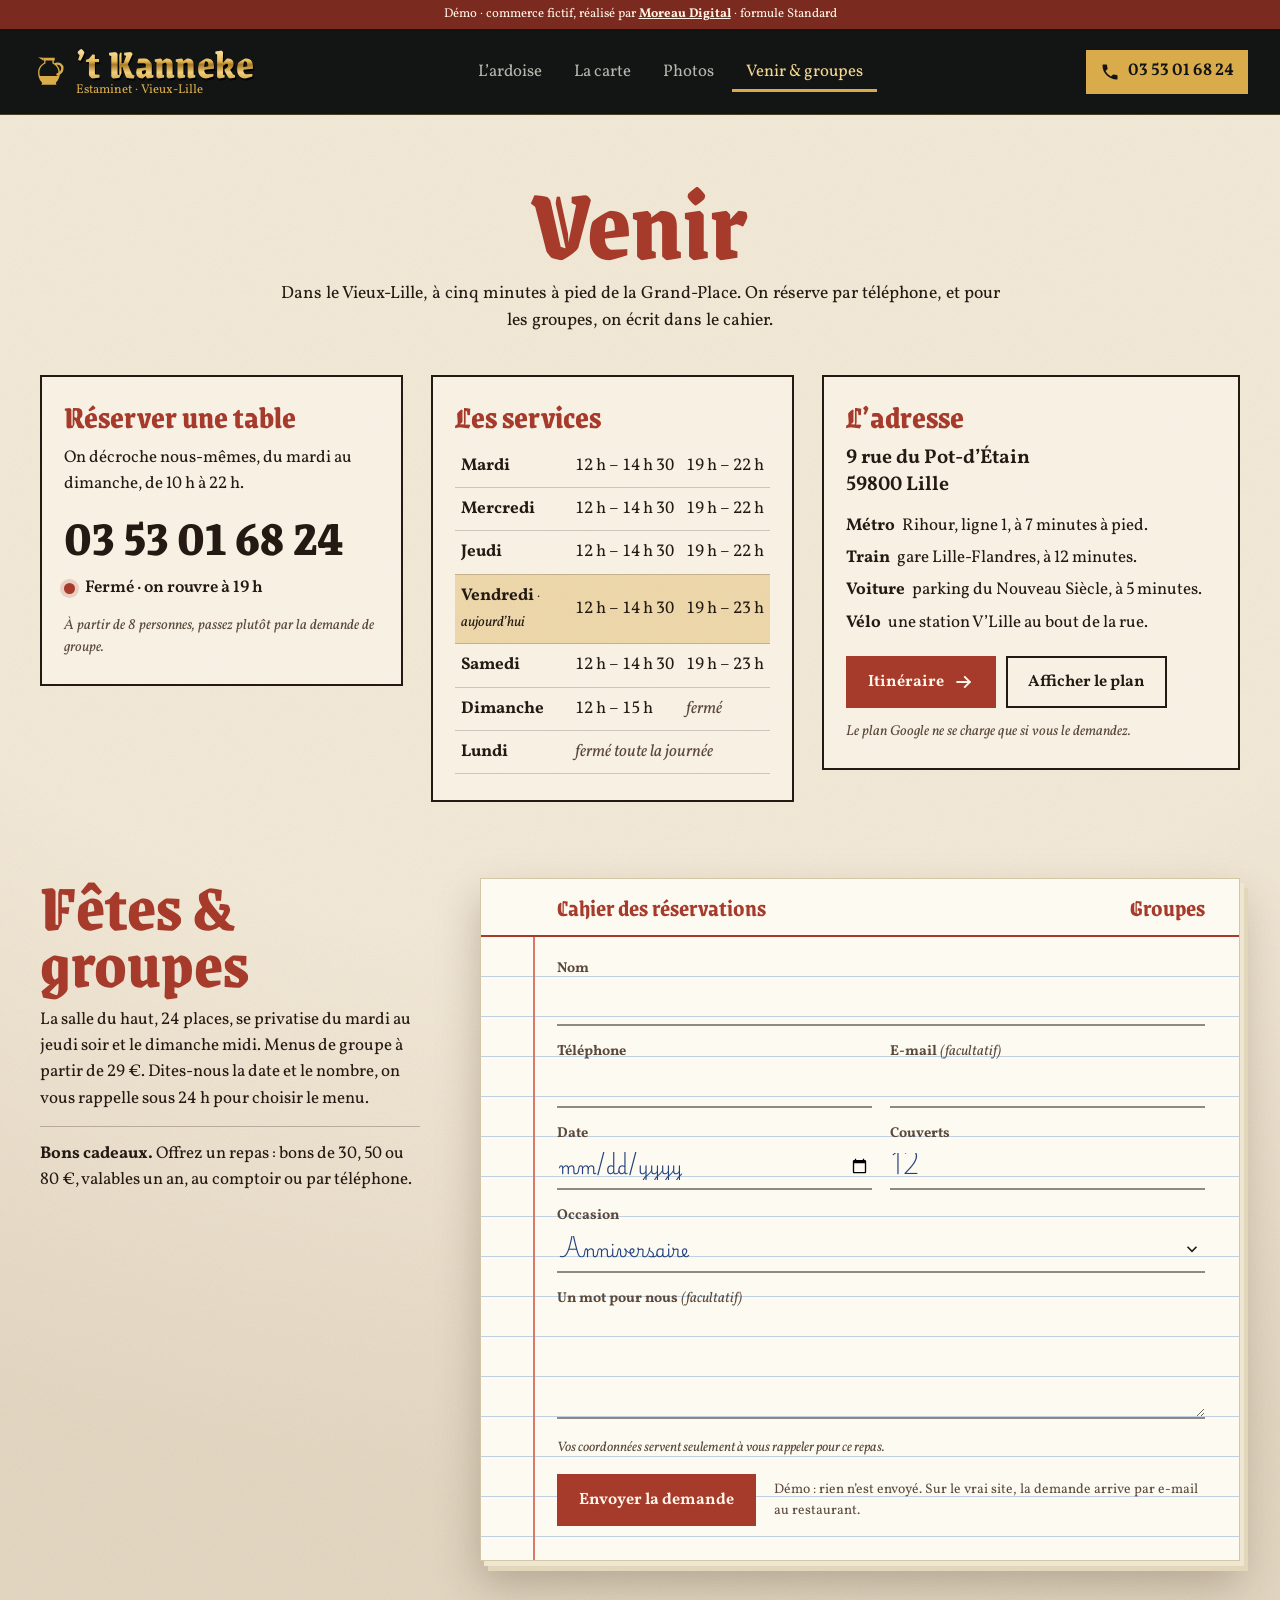
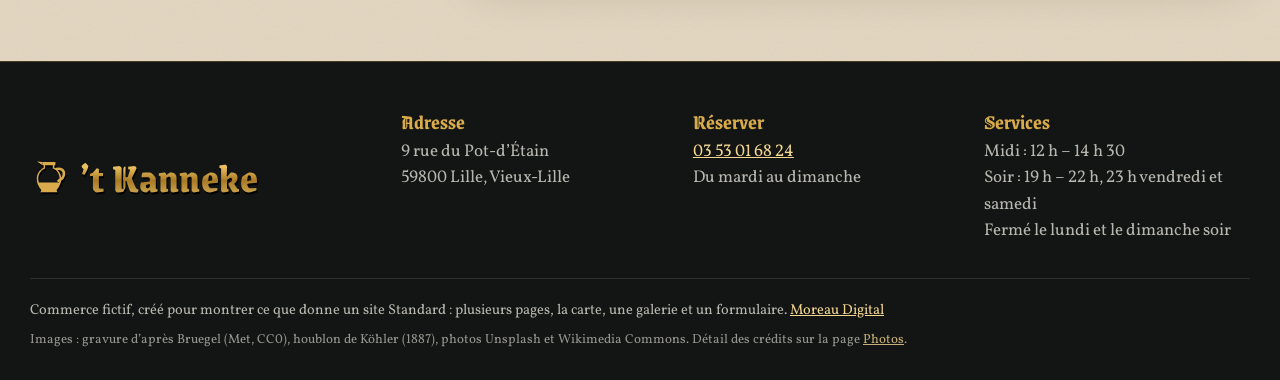
<file: venir.html>
<!DOCTYPE html>
<html lang="fr">
<head>
  <meta charset="utf-8">
  <meta name="viewport" content="width=device-width, initial-scale=1, viewport-fit=cover">
  <title>Venir et réserver · ’t Kanneke, estaminet du Vieux-Lille</title>
  <meta name="description" content="Horaires, adresse et accès de ’t Kanneke dans le Vieux-Lille. Réservation par téléphone, demandes de groupe et privatisation de la salle du haut.">
  <!-- Démo : commerce fictif, à ne pas indexer -->
  <meta name="robots" content="noindex, nofollow">
  <meta name="theme-color" content="#121514">
  <link rel="icon" href="favicon.svg" type="image/svg+xml">
  <link rel="preload" href="fonts/grenze-gotisch.woff2" as="font" type="font/woff2" crossorigin>
  <link rel="stylesheet" href="style.css">
  <script>document.documentElement.classList.add("js");</script>
  <script src="app.js" defer></script>
</head>
<body class="page-venir">

  <svg width="0" height="0" style="position:absolute" aria-hidden="true" focusable="false">
    <symbol id="cruche" viewBox="0 0 32 32"><path fill="currentColor" d="M10.6 2.6h10.8v2.6h-.9v2.1c3.4 1.7 5.8 5.2 5.8 9.3 0 3.6-1.5 7-3.9 9.4l.6 2.1H8.9l.6-2.1C7.2 23.6 5.7 20.2 5.7 16.6c0-4.1 2.4-7.6 5.8-9.3V5.2h-.9V2.6Zm2.1 2.6v2.8l-.6.3c-3.1 1.4-5.1 4.6-5.1 8.3 0 1.1.2 2.2.5 3.2h16.9c.3-1 .5-2.1.5-3.2 0-3.7-2-6.9-5.1-8.3l-.6-.3V5.2h-6.5Z"/><path fill="currentColor" d="M8 21.9h16v1.6H8zM5.9 2.2l4.7.4v2.6Z"/><path d="M22.3 8.4c3.6-.9 6.4 1 6.3 4.3-.1 2.6-1.9 4.5-4.6 5.6" fill="none" stroke="currentColor" stroke-width="2.2" stroke-linecap="round"/></symbol>
    <symbol id="i-tel" viewBox="0 0 24 24"><path fill="currentColor" d="M6.6 10.8a15.1 15.1 0 0 0 6.6 6.6l2.2-2.2a1 1 0 0 1 1-.25 11.4 11.4 0 0 0 3.6.57 1 1 0 0 1 1 1V20a1 1 0 0 1-1 1A17 17 0 0 1 3 4a1 1 0 0 1 1-1h3.5a1 1 0 0 1 1 1c0 1.25.2 2.45.57 3.57a1 1 0 0 1-.25 1z"/></symbol>
    <symbol id="i-fleche" viewBox="0 0 24 24"><path d="M4 12h15M13 6l6 6-6 6" fill="none" stroke="currentColor" stroke-width="2.2" stroke-linecap="square"/></symbol>
  </svg>

  <p class="bandeau-demo">Démo · commerce fictif, réalisé par <a href="https://moreaudigital.fr/">Moreau Digital</a> · formule Standard</p>

  <header class="entete">
    <a class="enseigne" href="index.html">
      <svg class="enseigne__cruche" aria-hidden="true"><use href="#cruche"/></svg>
      <span class="enseigne__nom">’t Kanneke</span>
      <span class="enseigne__sous">Estaminet · Vieux-Lille</span>
    </a>
    <nav class="nav" aria-label="Pages du site">
      <a href="index.html">L’ardoise</a>
      <a href="carte.html">La carte</a>
      <a href="photos.html">Photos</a>
      <a href="venir.html" aria-current="page">Venir<span class="nav__plus"> &amp; groupes</span></a>
    </nav>
    <a class="entete__tel" href="tel:+33353016824"><svg class="icone" aria-hidden="true"><use href="#i-tel"/></svg><span class="entete__tel-mot">Réserver</span><span class="entete__tel-num">03 53 01 68 24</span></a>
  </header>

  <main id="contenu" class="venir papier">
    <div class="venir__tete">
      <h1 class="page-titre">Venir</h1>
      <p class="venir__chapo">Dans le Vieux-Lille, à cinq minutes à pied de la Grand-Place. On réserve par téléphone, et pour les groupes, on écrit dans le cahier.</p>
    </div>

    <div class="venir__grille">
      <section class="bloc" aria-labelledby="t-reserver">
        <h2 class="bloc__titre" id="t-reserver">Réserver une table</h2>
        <p>On décroche nous-mêmes, du mardi au dimanche, de 10&nbsp;h à 22&nbsp;h.</p>
        <a class="numero" href="tel:+33353016824">03&nbsp;53&nbsp;01 68&nbsp;24</a>
        <p class="etat etat--papier" data-etat hidden><span class="etat__point" aria-hidden="true"></span><span data-etat-texte></span></p>
        <p class="bloc__note">À partir de 8 personnes, passez plutôt par la demande de groupe.</p>
      </section>

      <section class="bloc" aria-labelledby="t-horaires">
        <h2 class="bloc__titre" id="t-horaires">Les services</h2>
        <table class="horaires" data-horaires>
          <caption class="visuellement-cache">Horaires des services du midi et du soir</caption>
          <thead class="visuellement-cache"><tr><th scope="col">Jour</th><th scope="col">Midi</th><th scope="col">Soir</th></tr></thead>
          <tbody>
            <tr data-jour="2"><th scope="row">Mardi</th><td>12&nbsp;h – 14&nbsp;h&nbsp;30</td><td>19&nbsp;h – 22&nbsp;h</td></tr>
            <tr data-jour="3"><th scope="row">Mercredi</th><td>12&nbsp;h – 14&nbsp;h&nbsp;30</td><td>19&nbsp;h – 22&nbsp;h</td></tr>
            <tr data-jour="4"><th scope="row">Jeudi</th><td>12&nbsp;h – 14&nbsp;h&nbsp;30</td><td>19&nbsp;h – 22&nbsp;h</td></tr>
            <tr data-jour="5"><th scope="row">Vendredi</th><td>12&nbsp;h – 14&nbsp;h&nbsp;30</td><td>19&nbsp;h – 23&nbsp;h</td></tr>
            <tr data-jour="6"><th scope="row">Samedi</th><td>12&nbsp;h – 14&nbsp;h&nbsp;30</td><td>19&nbsp;h – 23&nbsp;h</td></tr>
            <tr data-jour="0"><th scope="row">Dimanche</th><td>12&nbsp;h – 15&nbsp;h</td><td class="horaires__ferme">fermé</td></tr>
            <tr data-jour="1"><th scope="row">Lundi</th><td class="horaires__ferme" colspan="2">fermé toute la journée</td></tr>
          </tbody>
        </table>
      </section>

      <section class="bloc" aria-labelledby="t-adresse">
        <h2 class="bloc__titre" id="t-adresse">L’adresse</h2>
        <p class="adresse">9 rue du Pot-d’Étain<br>59800 Lille</p>
        <ul class="acces">
          <li><strong>Métro</strong> Rihour, ligne 1, à 7 minutes à pied.</li>
          <li><strong>Train</strong> gare Lille-Flandres, à 12 minutes.</li>
          <li><strong>Voiture</strong> parking du Nouveau Siècle, à 5 minutes.</li>
          <li><strong>Vélo</strong> une station V’Lille au bout de la rue.</li>
        </ul>
        <div class="adresse__actions">
          <a class="bouton bouton--brique" href="https://www.google.com/maps/dir/?api=1&amp;destination=Vieux-Lille%2C%2059800%20Lille" target="_blank" rel="noopener">Itinéraire<svg class="icone" aria-hidden="true"><use href="#i-fleche"/></svg></a>
          <button class="bouton bouton--encre js-seul" type="button" data-plan>Afficher le plan</button>
        </div>
        <p class="bloc__note js-seul" data-plan-note>Le plan Google ne se charge que si vous le demandez.</p>
        <div class="plan" data-plan-zone hidden></div>
      </section>
    </div>

    <!-- Les groupes : le formulaire, présenté comme le cahier de réservations -->
    <section class="groupes" id="groupes" aria-labelledby="t-groupes">
      <div class="groupes__intro">
        <h2 class="page-titre page-titre--moyen" id="t-groupes">Fêtes &amp; groupes</h2>
        <p>La salle du haut, 24 places, se privatise du mardi au jeudi soir et le dimanche midi. Menus de groupe à partir de 29&nbsp;€. Dites-nous la date et le nombre, on vous rappelle sous 24&nbsp;h pour choisir le menu.</p>
        <p class="groupes__bon"><strong>Bons cadeaux.</strong> Offrez un repas&nbsp;: bons de 30, 50 ou 80&nbsp;€, valables un an, au comptoir ou par téléphone.</p>
      </div>

      <div class="cahier">
        <p class="cahier__entete" aria-hidden="true"><span>Cahier des réservations</span><span>Groupes</span></p>
        <form class="cahier__form" data-groupe action="#" method="post">
          <div class="champ">
            <label for="g-nom">Nom</label>
            <input id="g-nom" name="nom" type="text" autocomplete="name" required>
          </div>
          <div class="champ champ--demi">
            <label for="g-tel">Téléphone</label>
            <input id="g-tel" name="tel" type="tel" autocomplete="tel" required>
          </div>
          <div class="champ champ--demi">
            <label for="g-mail">E-mail <span class="champ__facultatif">(facultatif)</span></label>
            <input id="g-mail" name="mail" type="email" autocomplete="email">
          </div>
          <div class="champ champ--demi">
            <label for="g-date">Date</label>
            <input id="g-date" name="date" type="date" required>
          </div>
          <div class="champ champ--demi">
            <label for="g-couverts">Couverts</label>
            <input id="g-couverts" name="couverts" type="number" min="8" max="60" value="12" inputmode="numeric" required>
          </div>
          <div class="champ">
            <label for="g-occasion">Occasion</label>
            <select id="g-occasion" name="occasion">
              <option>Anniversaire</option>
              <option>Repas d’entreprise</option>
              <option>Communion ou baptême</option>
              <option>Repas de famille</option>
              <option>Autre chose</option>
            </select>
          </div>
          <div class="champ">
            <label for="g-mot">Un mot pour nous <span class="champ__facultatif">(facultatif)</span></label>
            <textarea id="g-mot" name="message" rows="3"></textarea>
          </div>
          <p class="cahier__rgpd">Vos coordonnées servent seulement à vous rappeler pour ce repas.</p>
          <div class="cahier__envoi js-seul">
            <button class="bouton bouton--brique" type="submit">Envoyer la demande</button>
            <p class="cahier__demo">Démo&nbsp;: rien n’est envoyé. Sur le vrai site, la demande arrive par e-mail au restaurant.</p>
          </div>
          <p class="cahier__sans-js">Pour une demande de groupe, appelez-nous au <a href="tel:+33353016824">03&nbsp;53&nbsp;01&nbsp;68&nbsp;24</a>.</p>
        </form>
        <div class="cahier__merci" data-merci tabindex="-1" hidden>
          <p class="cahier__ecrit">C’est noté, <span data-merci-nom></span>&nbsp;!</p>
          <p class="cahier__detail"><span data-merci-detail></span>. On vous rappelle sous 24&nbsp;h pour choisir le menu.</p>
          <p class="cahier__demo">Démo&nbsp;: rien n’a été envoyé.</p>
          <button class="bouton bouton--encre" type="button" data-merci-autre>Faire une autre demande</button>
        </div>
      </div>
    </section>
  </main>

  <footer class="pied">
    <div class="pied__haut">
      <p class="pied__enseigne"><svg class="enseigne__cruche" aria-hidden="true"><use href="#cruche"/></svg>’t Kanneke</p>
      <div class="pied__bloc">
        <h2 class="pied__titre">Adresse</h2>
        <p>9 rue du Pot-d’Étain<br>59800 Lille, Vieux-Lille</p>
      </div>
      <div class="pied__bloc">
        <h2 class="pied__titre">Réserver</h2>
        <p><a href="tel:+33353016824">03&nbsp;53&nbsp;01&nbsp;68&nbsp;24</a><br>Du mardi au dimanche</p>
      </div>
      <div class="pied__bloc">
        <h2 class="pied__titre">Services</h2>
        <p>Midi&nbsp;: 12&nbsp;h – 14&nbsp;h&nbsp;30<br>Soir&nbsp;: 19&nbsp;h – 22&nbsp;h, 23&nbsp;h vendredi et samedi<br>Fermé le lundi et le dimanche soir</p>
      </div>
    </div>
    <div class="pied__bas">
      <p>Commerce fictif, créé pour montrer ce que donne un site Standard&nbsp;: plusieurs pages, la carte, une galerie et un formulaire. <a href="https://moreaudigital.fr/">Moreau Digital</a></p>
      <p class="pied__credits">Images&nbsp;: gravure d’après Bruegel (Met, CC0), houblon de Köhler (1887), photos Unsplash et Wikimedia Commons. Détail des crédits sur la page <a href="photos.html#credits">Photos</a>.</p>
    </div>
  </footer>
</body>
</html>
</file>
<file: style.css>
/* ==========================================================================
   ’t Kanneke — démo Standard, un estaminet du Vieux-Lille
   Chaque page reprend un support de la maison : l'ardoise du jour (accueil),
   la carte imprimée, le mur de briques et ses cadres (photos), le cahier de
   réservations (venir et groupes). Enseigne en lettres dorées sur verre noir,
   gravures d'après Bruegel : à la craie sur l'ardoise, à l'encre sur le papier.
   Mobile d'abord.
   ========================================================================== */

@font-face { font-family: "Grenze Gotisch"; font-style: normal; font-weight: 100 900; font-display: swap; src: url("fonts/grenze-gotisch.woff2") format("woff2"); }
@font-face { font-family: "Vollkorn"; font-style: normal; font-weight: 400 900; font-display: swap; src: url("fonts/vollkorn.woff2") format("woff2"); }
@font-face { font-family: "Vollkorn"; font-style: italic; font-weight: 400 900; font-display: swap; src: url("fonts/vollkorn-italique.woff2") format("woff2"); }
@font-face { font-family: "Playwrite FR Trad"; font-style: normal; font-weight: 100 400; font-display: swap; src: url("fonts/playwrite-fr-trad.woff2") format("woff2"); }

:root {
  --nuit: #121514;
  --ardoise: #1f2528;
  --craie: #f2eee6;
  --craie-douce: rgba(242, 238, 230, .74);
  --craie-jaune: #f3d06a;
  --craie-rose: #f1a99c;
  --craie-verte: #a9d99b;
  --or: #d9ab4a;
  --or-clair: #f3d690;
  --brique: #a63a2b;
  --brique-fonce: #7a2a1f;
  --papier: #f3ead9;
  --papier-fonce: #e4d5ba;
  --encre: #241a13;
  --encre-douce: #5b4a3c;
  --bois: #5c3d27;
  --email: #f5f0e3;

  --gothique: "Grenze Gotisch", "Iowan Old Style", Georgia, serif;
  --texte: "Vollkorn", "Iowan Old Style", Georgia, serif;
  --main: "Playwrite FR Trad", "Segoe Script", "Bradley Hand", cursive;

  --g: 18px;
  --large: 1220px;
  color-scheme: light;
}

*, *::before, *::after { box-sizing: border-box; }
html { -webkit-text-size-adjust: 100%; }
body {
  margin: 0;
  font-family: var(--texte);
  font-size: 1.0625rem;
  line-height: 1.55;
  font-synthesis: none;
  font-variant-numeric: lining-nums;
  color: var(--encre);
  background: var(--nuit);
  overflow-x: clip;
}
h1, h2, h3, p, ol, ul, figure, fieldset, legend, dl, dd { margin: 0; padding: 0; }
ol, ul { list-style: none; }
fieldset { border: 0; min-width: 0; }
img, svg { display: block; max-width: 100%; }
a { color: inherit; }
button, input, select, textarea { font: inherit; color: inherit; }
[hidden] { display: none !important; }
.visuellement-cache { position: absolute; width: 1px; height: 1px; overflow: hidden; clip-path: inset(50%); white-space: nowrap; }
:focus-visible { outline: 3px solid var(--or); outline-offset: 3px; }
.icone { flex: none; width: 20px; height: 20px; }

/* Passage d'une page à l'autre : l'enseigne reste, le contenu glisse */
@view-transition { navigation: auto; }
.entete { view-transition-name: entete; }
.bandeau-demo { view-transition-name: bandeau; }
::view-transition-old(root) { animation: 160ms ease-in both page-sort; }
::view-transition-new(root) { animation: 360ms cubic-bezier(.2, .8, .2, 1) both page-entre; }
@keyframes page-sort { to { opacity: 0; transform: translateY(-8px); } }
@keyframes page-entre { from { opacity: 0; transform: translateY(18px); } }

/* --------------------------------------------------------------------------
   Bandeau démo, enseigne et navigation
   -------------------------------------------------------------------------- */
.bandeau-demo {
  padding: 6px 14px;
  font-size: .8rem;
  line-height: 1.35;
  text-align: center;
  color: #fff4e4;
  background: var(--brique-fonce);
}
.bandeau-demo a { font-weight: 700; }

.entete {
  position: relative;
  z-index: 5;
  display: grid;
  grid-template-columns: 1fr auto;
  align-items: center;
  gap: 12px var(--g);
  padding: 14px var(--g) 0;
  color: var(--craie);
  background: var(--nuit);
  border-bottom: 1px solid rgba(217, 171, 74, .28);
}
.enseigne {
  display: grid;
  grid-template-columns: auto auto;
  justify-content: start;
  align-items: center;
  column-gap: 10px;
  text-decoration: none;
}
.enseigne__cruche { grid-row: span 2; width: 34px; height: 34px; color: var(--or); }
.enseigne__nom, .pied__enseigne {
  font-family: var(--gothique);
  font-weight: 800;
  line-height: .9;
  letter-spacing: .01em;
  color: var(--or);
  background: linear-gradient(180deg, #fff0c0 0%, #e9be5c 42%, #a87a26 52%, #f0cf7a 72%, #c99a3a 100%);
  -webkit-background-clip: text;
  background-clip: text;
  -webkit-text-fill-color: transparent;
  filter: drop-shadow(1px 2px 0 #000);
}
.enseigne__nom { font-size: 2.15rem; }
.enseigne__sous { font-size: .8rem; line-height: 1.2; color: var(--or); }

.entete__tel {
  grid-column: 2;
  grid-row: 1;
  display: inline-flex;
  align-items: center;
  gap: 8px;
  min-height: 44px;
  padding: 8px 14px;
  font-weight: 650;
  text-decoration: none;
  color: var(--nuit);
  background: var(--or);
}
.entete__tel:hover { background: var(--or-clair); }
.entete__tel-num { display: none; }

.nav {
  grid-column: 1 / -1;
  grid-row: 2;
  display: flex;
  margin: 0 calc(-1 * var(--g));
  border-top: 1px solid rgba(242, 238, 230, .1);
}
.nav a {
  flex: 1;
  padding: 11px 4px 12px;
  font-size: .98rem;
  line-height: 1.2;
  text-align: center;
  text-decoration: none;
  color: var(--craie-douce);
}
.nav a + a { border-left: 1px solid rgba(242, 238, 230, .08); }
.nav a:hover { color: var(--craie); }
.nav a[aria-current="page"] { color: var(--or-clair); box-shadow: inset 0 -3px 0 var(--or); }
.nav__plus { display: none; }

@media (min-width: 960px) {
  .entete { grid-template-columns: auto 1fr auto; padding: 16px 32px; }
  .enseigne__nom { font-size: 2.6rem; }
  .nav { grid-column: 2; grid-row: 1; justify-content: center; gap: 4px; margin: 0; border: 0; }
  .entete__tel { grid-column: 3; }
  .nav a { flex: none; padding: 10px 14px; font-size: 1.05rem; }
  .nav a + a { border: 0; }
  .nav__plus { display: inline; }
  .entete__tel-mot { display: none; }
  .entete__tel-num { display: inline; }
}

/* --------------------------------------------------------------------------
   Boutons : rectangles, comme des étiquettes
   -------------------------------------------------------------------------- */
.bouton {
  display: inline-flex;
  align-items: center;
  justify-content: center;
  gap: 10px;
  min-height: 52px;
  padding: 12px 20px;
  font-weight: 650;
  font-size: 1.02rem;
  line-height: 1.2;
  text-align: center;
  text-decoration: none;
  border: 2px solid transparent;
  border-radius: 0;
  cursor: pointer;
  transition: background-color .15s, color .15s, border-color .15s;
}
.bouton--or { color: var(--nuit); background: var(--or); border-color: var(--or); }
.bouton--or:hover { background: var(--or-clair); border-color: var(--or-clair); }
.bouton--craie { color: var(--craie); border-color: rgba(242, 238, 230, .7); }
.bouton--craie:hover { background: rgba(242, 238, 230, .1); }
.bouton--brique { color: #fff6ea; background: var(--brique); border-color: var(--brique); }
.bouton--brique:hover { background: var(--brique-fonce); border-color: var(--brique-fonce); }
.bouton--encre { color: var(--encre); border-color: var(--encre); background: transparent; }
.bouton--encre:hover { color: var(--papier); background: var(--encre); }

/* --------------------------------------------------------------------------
   L'ardoise (accueil)
   -------------------------------------------------------------------------- */
.ardoise { position: relative; overflow: hidden; background: var(--nuit); }
.ardoise__cadre {
  position: relative;
  overflow: hidden;
  padding: 30px var(--g) 34px;
  color: var(--craie);
  border-top: 9px solid var(--bois);
  border-bottom: 9px solid var(--bois);
  background:
    radial-gradient(70% 38% at 26% 34%, rgba(242, 238, 230, .07), transparent 70%),
    radial-gradient(55% 30% at 78% 72%, rgba(242, 238, 230, .05), transparent 70%),
    linear-gradient(172deg, transparent 40%, rgba(242, 238, 230, .035) 47%, transparent 54%),
    url("data:image/svg+xml,%3Csvg xmlns='http://www.w3.org/2000/svg' width='180' height='180'%3E%3Cfilter id='n'%3E%3CfeTurbulence type='fractalNoise' baseFrequency='.85' numOctaves='3' stitchTiles='stitch'/%3E%3CfeColorMatrix values='0 0 0 0 1 0 0 0 0 1 0 0 0 0 1 0 0 0 .09 0'/%3E%3C/filter%3E%3Crect width='100%25' height='100%25' filter='url(%23n)'/%3E%3C/svg%3E"),
    var(--ardoise);
}
/* le bois du cadre : un liseré plus clair, comme une baguette vernie */
.ardoise__cadre::before {
  content: "";
  position: absolute;
  inset: 0;
  pointer-events: none;
  box-shadow: inset 0 1px 0 rgba(255, 220, 170, .18), inset 0 10px 24px rgba(0, 0, 0, .35), inset 0 -10px 24px rgba(0, 0, 0, .3);
}

.ardoise__houblon {
  position: absolute;
  z-index: 2;
  top: -26px;
  right: -16px;
  width: 128px;
  height: auto;
  transform: rotate(-14deg);
  transform-origin: 70% 0;
  pointer-events: none;
  filter: drop-shadow(0 10px 10px rgba(0, 0, 0, .5));
}
.ardoise__dessin {
  position: absolute;
  right: -10px;
  top: 150px;
  width: 64%;
  height: auto;
  opacity: .2;
  pointer-events: none;
  filter: invert(1);
  mix-blend-mode: screen;
  -webkit-mask-image: linear-gradient(to right, transparent, #000 45%);
  mask-image: linear-gradient(to right, transparent, #000 45%);
}

.ardoise__texte { position: relative; z-index: 1; }
.ardoise__titre {
  display: inline-block;
  padding-bottom: 10px;
  margin-right: 110px;
  font-family: var(--main);
  font-weight: 300;
  font-size: 1.12rem;
  line-height: 1.7;
  filter: url(#craie);
  background: url("data:image/svg+xml,%3Csvg xmlns='http://www.w3.org/2000/svg' viewBox='0 0 300 10' preserveAspectRatio='none'%3E%3Cpath d='M2 6c40-4 80-3 120-1s90 3 120-1 40-1 56 0' fill='none' stroke='%23f2eee6' stroke-width='2.2' stroke-linecap='round' opacity='.8'/%3E%3C/svg%3E") left bottom / 100% 10px no-repeat;
}
.ardoise__intro { margin: 10px 92px 0 0; max-width: 30rem; color: var(--craie-douce); font-style: italic; }

/* La semaine : sans JavaScript, toute la liste ; avec, un seul jour à la fois */
.semaine { display: grid; gap: 18px; margin-top: 22px; }
.jour__nom { font-family: var(--gothique); font-weight: 700; font-size: 1.35rem; line-height: 1; color: var(--craie-jaune); }
.jour__plat {
  margin-top: 4px;
  font-family: var(--main);
  font-weight: 300;
  font-size: 1.3rem;
  line-height: 1.6;
  text-wrap: balance;
  filter: url(#craie);
}
.jour__prix {
  display: inline-block;
  margin-top: 4px;
  font-family: var(--main);
  font-weight: 400;
  font-size: 1.25rem;
  color: var(--craie-jaune);
  filter: url(#craie);
}
.jour__dessert { margin-top: 2px; font-family: var(--main); font-weight: 300; font-size: .98rem; line-height: 1.7; color: var(--craie-douce); filter: url(#craie); }

.js .semaine { display: block; min-height: 12.5rem; }
.js .jour { display: none; }
.js .jour.est-choisi,
.js:not(.ardoise-prete)[data-auj="0"] .jour[data-jour="0"],
.js:not(.ardoise-prete)[data-auj="1"] .jour[data-jour="1"],
.js:not(.ardoise-prete)[data-auj="2"] .jour[data-jour="2"],
.js:not(.ardoise-prete)[data-auj="3"] .jour[data-jour="3"],
.js:not(.ardoise-prete)[data-auj="4"] .jour[data-jour="4"],
.js:not(.ardoise-prete)[data-auj="5"] .jour[data-jour="5"],
.js:not(.ardoise-prete)[data-auj="6"] .jour[data-jour="6"] { display: block; }
.js .jour__nom { position: absolute; width: 1px; height: 1px; overflow: hidden; clip-path: inset(50%); }
.js .jour__plat { font-weight: 400; font-size: clamp(1.8rem, 8vw, 3.5rem); line-height: 1.5; margin-top: 0; }
.js .jour__prix {
  margin: 4px 0 0 -12px;
  padding: 10px 34px 14px 26px;
  font-size: clamp(1.6rem, 6.4vw, 2.4rem);
  background: url("data:image/svg+xml,%3Csvg xmlns='http://www.w3.org/2000/svg' viewBox='0 0 200 80' preserveAspectRatio='none'%3E%3Cpath d='M18 44C10 22 52 8 104 9c52 1 90 12 88 33-2 23-56 33-106 31C40 71 6 60 16 36c6-14 30-24 64-28' fill='none' stroke='%23f3d06a' stroke-width='2.6' stroke-linecap='round' opacity='.85'/%3E%3C/svg%3E") center / 100% 100% no-repeat;
}
.js .jour__dessert { font-size: clamp(1rem, 3.9vw, 1.35rem); margin-top: 6px; }
.jour--ferme .jour__plat { color: var(--craie-rose); }

.ardoise__formule { margin-top: 16px; max-width: 34rem; color: var(--craie-douce); }
.etat { display: flex; align-items: center; gap: 10px; margin-top: 14px; font-weight: 600; }
.etat__point { flex: none; width: 11px; height: 11px; border-radius: 50%; background: var(--craie-rose); box-shadow: 0 0 0 4px rgba(241, 169, 156, .18); }
.etat--ouvert .etat__point { background: var(--craie-verte); box-shadow: 0 0 0 4px rgba(169, 217, 155, .2); }

/* Les sous-bocks : un par jour, on tape dessus pour réécrire l'ardoise */
.sous-bocks { margin-top: 22px; }
.sous-bocks__aide { font-size: .92rem; color: var(--craie-douce); }
.sous-bocks__rang { display: grid; grid-template-columns: repeat(7, minmax(0, 50px)); gap: 6px; margin-top: 8px; }
.sous-bock {
  --r: 0deg;
  position: relative;
  display: grid;
  place-items: center;
  aspect-ratio: 1;
  min-height: 40px;
  padding: 0;
  font-family: var(--gothique);
  font-weight: 700;
  font-size: 1.12rem;
  line-height: 1;
  color: var(--brique);
  background: var(--papier);
  border: 0;
  border-radius: 2px;
  box-shadow: inset 0 0 0 3px var(--papier), inset 0 0 0 4.5px currentColor, 0 3px 0 rgba(0, 0, 0, .45);
  transform: rotate(var(--r));
  cursor: pointer;
  transition: transform .18s ease, background-color .18s, color .18s;
}
.sous-bock:hover { transform: rotate(0) translateY(-2px); }
.sous-bock[aria-pressed="true"] { color: var(--nuit); background: var(--or); box-shadow: inset 0 0 0 3px var(--or), inset 0 0 0 4.5px var(--nuit), 0 5px 0 rgba(0, 0, 0, .5); transform: rotate(0) translateY(-3px); }
.sous-bock--ferme { color: #8b7f70; text-decoration: line-through; text-decoration-thickness: 2px; }
.sous-bock--auj::after {
  content: "";
  position: absolute;
  left: 8px;
  right: 8px;
  bottom: -10px;
  height: 3px;
  border-radius: 2px;
  background: var(--craie-jaune);
}

.ardoise__actions { display: grid; gap: 10px; margin-top: 26px; }

/* La craie écrit, ligne après ligne. L'animation repart quand un autre jour s'affiche. */
@keyframes ecrire { from { clip-path: inset(-40% 100% -40% 0); } to { clip-path: inset(-40% 0 -40% 0); } }
.js .ardoise__titre { animation: ecrire 900ms .2s cubic-bezier(.35, .1, .35, 1) backwards; }
.js .jour__plat { animation: ecrire 1400ms .55s cubic-bezier(.35, .1, .35, 1) backwards; }
.js .jour__prix { animation: ecrire 600ms 1.8s cubic-bezier(.35, .1, .35, 1) backwards; }
.js .jour__dessert { animation: ecrire 900ms 2.2s cubic-bezier(.35, .1, .35, 1) backwards; }
.ardoise-reecrite .jour__plat { animation-delay: .1s; }
.ardoise-reecrite .jour__prix { animation-delay: 1.2s; }
.ardoise-reecrite .jour__dessert { animation-delay: 1.6s; }

/* L'éponge : passe sur l'ardoise avant qu'on réécrive */
.eponge {
  position: absolute;
  z-index: 3;
  top: -10%;
  bottom: -10%;
  left: 0;
  width: 46%;
  pointer-events: none;
  background: linear-gradient(90deg, transparent, rgba(242, 238, 230, .12) 35%, rgba(242, 238, 230, .2) 50%, rgba(242, 238, 230, .1) 65%, transparent);
  filter: blur(8px);
}

@media (min-width: 640px) {
  .ardoise__actions { display: flex; flex-wrap: wrap; }
  .sous-bocks__rang { grid-template-columns: repeat(7, 54px); gap: 8px; }
  .sous-bock { font-size: 1.25rem; }
  .ardoise__houblon { width: 210px; top: -40px; right: -20px; }
  .ardoise__titre { font-size: 1.3rem; }
  .ardoise__texte { padding-right: 150px; }
  .js .jour__plat { font-size: clamp(2.2rem, 6.2vw, 3.5rem); }
}
@media (min-width: 1000px) {
  .ardoise { padding: 34px 32px 46px; background: radial-gradient(80% 60% at 50% 0%, #1d2120, var(--nuit)); }
  .ardoise__cadre {
    max-width: var(--large);
    margin: 0 auto;
    display: grid;
    grid-template-columns: minmax(0, 1fr) 360px;
    gap: 40px;
    min-height: 600px;
    padding: 56px 64px 54px;
    border: 16px solid var(--bois);
    border-image: linear-gradient(135deg, #6f4a2e, #4a2f1d 30%, #6a4529 55%, #3f2818 80%, #5c3d27) 1;
    box-shadow: 0 30px 60px rgba(0, 0, 0, .55);
  }
  .ardoise__houblon { width: 520px; top: -74px; right: -60px; transform: rotate(-24deg); }
  .ardoise__dessin {
    position: relative;
    top: auto;
    right: auto;
    grid-column: 2;
    grid-row: 1;
    align-self: end;
    width: 100%;
    margin-bottom: -40px;
    opacity: .82;
    -webkit-mask-image: linear-gradient(to bottom, transparent, #000 18%, #000 88%, transparent);
    mask-image: linear-gradient(to bottom, transparent, #000 18%, #000 88%, transparent);
  }
  .ardoise__texte { grid-column: 1; grid-row: 1; padding-right: 0; }
  .ardoise__titre { margin-right: 0; font-size: 1.45rem; }
  .ardoise__intro { margin-right: 0; font-size: 1.15rem; }
}

/* --------------------------------------------------------------------------
   Le mur de briques : le règlement affiché, les cadres
   -------------------------------------------------------------------------- */
.mur {
  display: grid;
  gap: 44px;
  padding: 54px var(--g) 64px;
  background-color: #6d2c22;
  background-image:
    url("data:image/svg+xml,%3Csvg xmlns='http://www.w3.org/2000/svg' width='300' height='200'%3E%3Cfilter id='n'%3E%3CfeTurbulence type='fractalNoise' baseFrequency='.7' numOctaves='3' stitchTiles='stitch'/%3E%3CfeColorMatrix values='0 0 0 0 0 0 0 0 0 0 0 0 0 0 0 0 0 0 .22 0'/%3E%3C/filter%3E%3Crect width='100%25' height='100%25' filter='url(%23n)'/%3E%3C/svg%3E"),
    url("data:image/svg+xml,%3Csvg xmlns='http://www.w3.org/2000/svg' width='132' height='36'%3E%3Crect width='132' height='36' fill='%23552219'/%3E%3Crect x='1' y='1' width='63' height='16' fill='%237d3427'/%3E%3Crect x='67' y='1' width='64' height='16' fill='%23763023'/%3E%3Crect x='-32' y='19' width='63' height='16' fill='%23823829'/%3E%3Crect x='34' y='19' width='63' height='16' fill='%23722d21'/%3E%3Crect x='100' y='19' width='63' height='16' fill='%23823829'/%3E%3C/svg%3E");
  box-shadow: inset 0 20px 40px rgba(0, 0, 0, .35);
}

.affiche {
  position: relative;
  max-width: 640px;
  padding: 40px 26px 30px;
  color: var(--encre);
  background:
    radial-gradient(90% 60% at 50% 40%, transparent 60%, rgba(120, 90, 50, .14)),
    var(--papier);
  outline: 2px solid var(--encre);
  outline-offset: -11px;
  box-shadow: 0 1px 0 rgba(255, 255, 255, .4) inset, 0 22px 40px rgba(0, 0, 0, .45);
  transform: rotate(-.6deg);
}
/* deux punaises dorées */
.affiche::before, .affiche::after {
  content: "";
  position: absolute;
  top: 5px;
  width: 14px;
  height: 14px;
  border-radius: 50%;
  background: radial-gradient(circle at 35% 35%, #fff2c4, #d9ab4a 45%, #7c5414);
  box-shadow: 0 3px 4px rgba(0, 0, 0, .45);
}
.affiche::before { left: 18px; }
.affiche::after { right: 18px; }
.affiche__titre {
  font-family: var(--gothique);
  font-weight: 800;
  font-size: clamp(2.3rem, 10vw, 3.5rem);
  line-height: .92;
  text-align: center;
  text-wrap: balance;
  color: var(--brique);
}
.articles { display: grid; margin-top: 22px; }
.article { padding: 12px 0; border-top: 1px solid rgba(36, 26, 19, .22); text-wrap: pretty; }
.article__num { margin-right: 8px; font-family: var(--gothique); font-weight: 700; font-size: 1.28rem; line-height: 1; color: var(--brique); }
.article__gravure { margin-top: 10px; }
.article__gravure img { width: 100%; max-width: 300px; height: auto; mix-blend-mode: multiply; }
.affiche__signature { margin-top: 10px; font-family: var(--main); font-weight: 300; font-size: 1.05rem; text-align: right; }

.cadres { display: grid; gap: 30px; align-content: start; }
.cadre {
  padding: 12px 12px 10px;
  color: var(--encre);
  background: #f4efe4;
  border: 10px solid #24170f;
  box-shadow: inset 0 0 0 1px rgba(0, 0, 0, .25), 0 18px 30px rgba(0, 0, 0, .45);
}
.cadre img { width: 100%; height: auto; }
.cadre figcaption { margin-top: 8px; font-family: var(--main); font-weight: 300; font-size: .9rem; line-height: 1.6; }
.cadre--large { transform: rotate(.5deg); }
.lien-craie {
  display: inline-flex;
  align-items: center;
  gap: 10px;
  justify-self: start;
  min-height: 48px;
  padding: 10px 16px;
  font-weight: 650;
  text-decoration: none;
  color: var(--papier);
  border: 2px solid rgba(243, 234, 217, .8);
  background: rgba(18, 21, 20, .35);
}
.lien-craie:hover { background: rgba(18, 21, 20, .6); }

@media (min-width: 1000px) {
  .mur {
    grid-template-columns: minmax(0, 620px) minmax(0, 520px);
    justify-content: center;
    column-gap: 70px;
    padding: 90px 32px 100px;
  }
  .affiche { padding: 54px 46px 40px; }
  .article--chien { display: grid; grid-template-columns: 1fr 230px; gap: 0 18px; align-items: center; }
  .article--chien .article__gravure { margin-top: 0; }
  .cadres { padding-top: 30px; }
}

/* --------------------------------------------------------------------------
   La plaque émaillée
   -------------------------------------------------------------------------- */
.plaque-zone { padding: 56px var(--g); background: var(--nuit); }
.plaque {
  position: relative;
  max-width: 820px;
  margin: 0 auto;
  padding: 36px 28px 32px;
  text-align: center;
  color: var(--brique-fonce);
  border-radius: 10px;
  background:
    radial-gradient(circle at 16px 16px, #8a8278 3px, #c9c1b2 4px, transparent 5px),
    radial-gradient(circle at calc(100% - 16px) 16px, #8a8278 3px, #c9c1b2 4px, transparent 5px),
    radial-gradient(circle at 16px calc(100% - 16px), #8a8278 3px, #c9c1b2 4px, transparent 5px),
    radial-gradient(circle at calc(100% - 16px) calc(100% - 16px), #8a8278 3px, #c9c1b2 4px, transparent 5px),
    linear-gradient(160deg, #fffaf0, var(--email) 45%, #e6dfcf);
  box-shadow: inset 0 0 0 7px var(--email), inset 0 0 0 10px var(--brique), 0 18px 40px rgba(0, 0, 0, .5);
}
.plaque__titre { font-family: var(--gothique); font-weight: 800; font-size: clamp(2.2rem, 9vw, 3.4rem); line-height: 1; color: var(--brique); }
.plaque__texte { max-width: 34rem; margin: 12px auto 22px; color: var(--encre); text-wrap: pretty; }

/* --------------------------------------------------------------------------
   Pied de page
   -------------------------------------------------------------------------- */
.pied { padding: 50px var(--g) 30px; color: var(--craie-douce); background: var(--nuit); border-top: 1px solid rgba(217, 171, 74, .25); }
.pied__haut, .pied__bas { max-width: var(--large); margin: 0 auto; }
.pied__haut { display: grid; gap: 26px; }
.pied__enseigne { display: flex; align-items: center; gap: 12px; font-size: 2.6rem; }
.pied__enseigne .enseigne__cruche { width: 38px; height: 38px; filter: none; }
.pied__titre { margin-bottom: 6px; font-family: var(--gothique); font-weight: 700; font-size: 1.3rem; line-height: 1; color: var(--or); }
.pied a { color: var(--or-clair); }
.pied__bas { display: grid; gap: 8px; margin-top: 34px; padding-top: 20px; font-size: .9rem; border-top: 1px solid rgba(242, 238, 230, .12); }
.pied__credits { font-size: .82rem; opacity: .8; }
@media (min-width: 800px) {
  .pied__haut { grid-template-columns: 1.3fr repeat(3, 1fr); }
}

/* --------------------------------------------------------------------------
   La carte imprimée
   -------------------------------------------------------------------------- */
.papier {
  background:
    url("data:image/svg+xml,%3Csvg xmlns='http://www.w3.org/2000/svg' width='200' height='200'%3E%3Cfilter id='n'%3E%3CfeTurbulence type='fractalNoise' baseFrequency='.75' numOctaves='3' stitchTiles='stitch'/%3E%3CfeColorMatrix values='0 0 0 0 .3 0 0 0 0 .2 0 0 0 0 .1 0 0 0 .07 0'/%3E%3C/filter%3E%3Crect width='100%25' height='100%25' filter='url(%23n)'/%3E%3C/svg%3E"),
    radial-gradient(130% 80% at 50% 10%, transparent 55%, rgba(120, 88, 48, .13)),
    var(--papier);
}
.carte { padding: 0 var(--g) 60px; color: var(--encre); }
.carte__frise { width: calc(100% + 2 * var(--g)); max-width: none; height: auto; max-height: 150px; margin: 0 calc(-1 * var(--g)); object-fit: cover; object-position: center top; mix-blend-mode: multiply; }
.carte__tete { max-width: 680px; margin: 6px auto 0; text-align: center; }
.carte__titre, .page-titre {
  font-family: var(--gothique);
  font-weight: 800;
  font-size: clamp(3.4rem, 17vw, 6.4rem);
  line-height: .85;
  color: var(--brique);
}
.carte__chapo { margin-top: 14px; font-size: 1.12rem; text-wrap: pretty; }
.carte__maison { display: inline-flex; align-items: center; gap: 8px; margin-top: 12px; font-weight: 650; color: var(--brique-fonce); }
.carte__maison svg { width: 24px; height: 24px; }

.filtres { display: none; max-width: 760px; margin: 28px auto 0; }
.js .filtres { display: block; }
.filtres__ouvrir {
  display: flex;
  align-items: center;
  gap: 10px;
  width: 100%;
  min-height: 54px;
  padding: 12px 16px;
  font-weight: 650;
  text-align: left;
  color: var(--encre);
  background: transparent;
  border: 2px solid var(--encre);
  border-radius: 0;
  cursor: pointer;
}
.filtres__ouvrir:hover { background: rgba(36, 26, 19, .06); }
.filtres__ouvrir[aria-expanded="true"] { color: var(--papier); background: var(--encre); }
.filtres__panneau { padding: 16px; background: #ece0c8; border: 2px solid var(--encre); border-top: 0; }
.filtres__aide { font-size: .98rem; }
.filtres__puces { display: flex; flex-wrap: wrap; gap: 8px; margin-top: 12px; }
.puce {
  display: inline-flex;
  align-items: center;
  gap: 6px;
  min-height: 42px;
  padding: 6px 13px;
  font-size: .98rem;
  color: var(--encre);
  background: var(--papier);
  border: 1.5px solid var(--encre);
  border-radius: 0;
  cursor: pointer;
}
.puce .icone { width: 17px; height: 17px; color: #59692a; }
.puce[aria-pressed="true"] { color: #fff6ea; background: var(--brique); border-color: var(--brique); text-decoration: line-through; text-decoration-thickness: 2px; }
.puce--vege[aria-pressed="true"] { background: #4f5e22; border-color: #4f5e22; text-decoration: none; }
.puce--vege[aria-pressed="true"] .icone { color: #e3efb9; }
.filtres__bilan { margin-top: 12px; font-weight: 700; }
.filtres__bilan:empty { display: none; }
.filtres__vider { margin-top: 8px; padding: 0; font-size: .95rem; text-decoration: underline; color: var(--encre); background: none; border: 0; cursor: pointer; }
.filtres__note { margin-top: 10px; font-size: .85rem; font-style: italic; color: var(--encre-douce); }

.carte__pages { display: grid; gap: 48px; max-width: 1140px; margin: 44px auto 0; }
.rubrique + .rubrique { margin-top: 52px; }
.rubrique__titre {
  font-family: var(--gothique);
  font-weight: 800;
  font-size: clamp(2.1rem, 9vw, 2.8rem);
  line-height: 1;
  text-align: center;
  color: var(--brique);
}
.rubrique__titre::after {
  content: "";
  display: block;
  width: 150px;
  height: 14px;
  margin: 8px auto 0;
  background: url("data:image/svg+xml,%3Csvg xmlns='http://www.w3.org/2000/svg' viewBox='0 0 150 14'%3E%3Cpath d='M2 7h52M96 7h52' stroke='%23241a13' stroke-width='1.4'/%3E%3Cpath d='M75 1.5 80.5 7 75 12.5 69.5 7Z' fill='%23a63a2b'/%3E%3Ccircle cx='62' cy='7' r='2' fill='%23241a13'/%3E%3Ccircle cx='88' cy='7' r='2' fill='%23241a13'/%3E%3C/svg%3E") center / contain no-repeat;
}
.rubrique__note { max-width: 34rem; margin: 12px auto 0; font-style: italic; text-align: center; color: var(--encre-douce); text-wrap: pretty; }
.rubrique__gravure { width: 100%; max-width: 340px; height: auto; margin: 16px auto 0; mix-blend-mode: multiply; }

.plats { display: grid; gap: 20px; margin-top: 22px; }
.plat { transition: opacity .25s; }
.plat__ligne { display: flex; align-items: baseline; gap: 8px; }
.plat__nom { font-weight: 700; font-size: 1.14rem; line-height: 1.3; }
.plat__points { flex: 1 1 20px; min-width: 16px; border-bottom: 2px dotted rgba(36, 26, 19, .45); transform: translateY(-5px); }
.plat__prix { flex: none; font-weight: 700; font-variant-numeric: lining-nums tabular-nums; color: var(--brique); white-space: nowrap; }
.plat__desc { margin-top: 2px; font-style: italic; color: var(--encre-douce); text-wrap: pretty; }
.plat__allergenes { margin-top: 3px; font-size: .84rem; color: var(--encre-douce); }
.plat__vege { display: inline-block; width: 18px; height: 18px; margin-left: 7px; vertical-align: -2px; color: #59692a; }
.plat__voir {
  display: inline-flex;
  align-items: center;
  gap: 7px;
  min-height: 38px;
  margin-top: 8px;
  padding: 5px 11px;
  font-size: .94rem;
  color: var(--encre);
  background: transparent;
  border: 1.5px solid var(--encre);
  border-radius: 0;
  cursor: pointer;
}
.plat__voir .icone { width: 18px; height: 18px; }
.plat__voir:hover { background: rgba(36, 26, 19, .07); }
.plat__voir[aria-expanded="true"] { color: var(--papier); background: var(--encre); }
.plat__photo { max-width: 420px; margin-top: 12px; }
.plat__photo img { width: 100%; height: auto; border: 8px solid #fffdf7; box-shadow: 0 10px 22px rgba(60, 40, 20, .25); transform: rotate(-1deg); }
.js .plat__photo:not(.est-ouverte) { display: none; }
.plat__photo.est-ouverte { animation: deplier .35s cubic-bezier(.2, .8, .2, 1) both; }
@keyframes deplier { from { opacity: 0; transform: translateY(-8px); } }
.plat--ecarte { opacity: .42; }
.plat--ecarte .plat__nom { text-decoration: line-through; text-decoration-thickness: 2px; }
.plat__raison { margin-top: 2px; font-size: .9rem; font-weight: 700; color: var(--brique-fonce); }

.boire { max-width: 1140px; margin: 64px auto 0; padding-top: 44px; border-top: 2px solid var(--encre); }
.boire__tete { max-width: 640px; margin: 0 auto; }
.bieres { display: grid; grid-template-columns: repeat(2, minmax(0, 1fr)); gap: 16px; margin-top: 30px; }
.biere {
  --r: 0deg;
  display: flex;
  flex-direction: column;
  align-items: center;
  justify-content: center;
  aspect-ratio: 1;
  padding: 16px 12px;
  text-align: center;
  color: var(--c-texte);
  background: var(--c-fond);
  border-radius: 5px;
  box-shadow: inset 0 0 0 7px var(--c-fond), inset 0 0 0 9px currentColor, 0 7px 14px rgba(60, 40, 20, .28);
  transform: rotate(var(--r));
}
.biere--blonde { --c-fond: #efbd4c; --c-texte: #3a230f; --r: -2deg; }
.biere--ambree { --c-fond: #a63a2b; --c-texte: #fff0da; --r: 1.5deg; }
.biere--blanche { --c-fond: #f7f2e6; --c-texte: #23395c; --r: 1deg; }
.biere--noel { --c-fond: #26402f; --c-texte: #f3d690; --r: -1.5deg; }
.biere__logo { width: 30px; height: 30px; margin-bottom: 8px; }
.biere__logo--cone { width: 24px; height: 32px; }
.biere__nom { font-family: var(--gothique); font-weight: 800; font-size: clamp(1.3rem, 5.4vw, 2.1rem); line-height: .98; text-wrap: balance; }
.biere__style { margin-top: 6px; font-size: .86rem; font-style: italic; line-height: 1.3; }
.biere__prix { margin-top: 8px; font-size: .84rem; font-weight: 700; line-height: 1.35; }

.boissons { display: grid; gap: 30px; margin-top: 44px; }
.boissons__photo { max-width: 340px; }
.boissons__photo img { width: 100%; height: auto; border: 8px solid #fffdf7; box-shadow: 0 12px 26px rgba(60, 40, 20, .28); transform: rotate(-1.5deg); }
.boissons__titre { font-family: var(--gothique); font-weight: 700; font-size: 1.6rem; line-height: 1; color: var(--brique); }
.boissons__titre + .liste-prix { margin-top: 8px; }
.liste-prix + .boissons__titre { margin-top: 26px; }
.liste-prix li { display: flex; align-items: baseline; gap: 8px; padding: 5px 0; }
.liste-prix li > span:last-child { flex: none; font-weight: 700; color: var(--brique); }
.carte__mentions { max-width: 760px; margin: 40px auto 0; font-size: .86rem; text-align: center; color: var(--encre-douce); }
.carte__fin { display: flex; flex-wrap: wrap; justify-content: center; gap: 12px; max-width: 760px; margin: 44px auto 0; padding-top: 34px; border-top: 1px solid rgba(36, 26, 19, .22); }
.carte__fin p { width: 100%; font-family: var(--gothique); font-weight: 700; font-size: 2rem; line-height: 1; text-align: center; }

@media (min-width: 900px) {
  .bieres { grid-template-columns: repeat(4, minmax(0, 1fr)); gap: 24px; }
  .boissons { grid-template-columns: 300px minmax(0, 1fr); align-items: start; gap: 56px; max-width: 920px; margin-inline: auto; }
}
@media (min-width: 1000px) {
  .carte { padding-bottom: 80px; }
  .carte__pages { grid-template-columns: 1fr 1fr; gap: 0; }
  .carte__page { padding: 0 52px; }
  .carte__page + .carte__page { border-left: 1px solid rgba(36, 26, 19, .25); box-shadow: inset 16px 0 22px -18px rgba(60, 40, 20, .35); }
}

/* --------------------------------------------------------------------------
   Les photos : des cadres accrochés au mur de briques
   -------------------------------------------------------------------------- */
.mur--galerie { display: block; padding: 46px var(--g) 72px; }
.galerie__tete { max-width: 760px; margin: 0 auto; text-align: center; color: var(--papier); }
.page-titre--clair { color: var(--papier); text-shadow: 0 4px 0 rgba(0, 0, 0, .3); }
.galerie__chapo { margin-top: 14px; font-size: 1.08rem; color: rgba(243, 234, 217, .92); text-wrap: pretty; }
.galerie { columns: 2; column-gap: 14px; max-width: 1200px; margin: 38px auto 0; }
.galerie__item { break-inside: avoid; margin-bottom: 16px; }
.galerie__item:nth-child(3n) .cadre { transform: rotate(.7deg); }
.galerie__item:nth-child(4n + 1) .cadre { transform: rotate(-.5deg); }
.galerie__lien { display: block; color: inherit; text-decoration: none; }
.galerie__lien:hover .cadre, .galerie__lien:focus-visible .cadre { transform: translateY(-3px) rotate(0); box-shadow: inset 0 0 0 1px rgba(0, 0, 0, .25), 0 24px 36px rgba(0, 0, 0, .5); }
.galerie .cadre { padding: 6px 6px 7px; border-width: 6px; transition: transform .2s, box-shadow .2s; }
.galerie .cadre figcaption { margin-top: 6px; font-family: var(--texte); font-style: italic; font-size: .8rem; line-height: 1.35; }
.cadre--gravure img { mix-blend-mode: multiply; }

.visionneuse { width: 100%; height: 100%; max-width: none; max-height: none; margin: 0; padding: 0; color: var(--papier); background: transparent; border: 0; }
.visionneuse::backdrop { background: rgba(12, 10, 8, .93); }
.visionneuse[open] { display: grid; place-items: center; }
.visionneuse__figure { display: grid; justify-items: center; gap: 12px; padding: 70px 14px 90px; }
.visionneuse__figure img { width: auto; height: auto; max-width: min(1100px, 100%); max-height: calc(100dvh - 210px); border: 8px solid #f4efe4; box-shadow: 0 24px 60px rgba(0, 0, 0, .6); }
.visionneuse[open] .visionneuse__figure { animation: deplier .3s cubic-bezier(.2, .8, .2, 1) both; }
.visionneuse figcaption { max-width: 40rem; font-style: italic; text-align: center; }
.visionneuse__position { position: fixed; top: 22px; left: 18px; font-size: .92rem; opacity: .8; }
.visionneuse__bouton {
  position: fixed;
  display: grid;
  place-items: center;
  width: 54px;
  height: 54px;
  color: var(--papier);
  background: rgba(18, 21, 20, .75);
  border: 2px solid rgba(243, 234, 217, .6);
  border-radius: 0;
  cursor: pointer;
}
.visionneuse__bouton:hover { background: rgba(243, 234, 217, .15); }
.visionneuse__bouton--fermer { top: 12px; right: 12px; }
.visionneuse__bouton--prec { bottom: 18px; left: calc(50% - 64px); }
.visionneuse__bouton--suiv { bottom: 18px; right: calc(50% - 64px); }

.credits { max-width: 880px; margin: 70px auto 0; padding: 30px 24px; font-size: .95rem; color: var(--encre); background: var(--papier); box-shadow: 0 20px 40px rgba(0, 0, 0, .4); }
.credits__titre { font-family: var(--gothique); font-weight: 800; font-size: 2.1rem; line-height: 1; color: var(--brique); }
.credits > p { margin-top: 12px; }
.credits__liste { display: grid; gap: 10px; margin-top: 16px; }
.credits a { color: var(--brique-fonce); }

@media (min-width: 700px) {
  .galerie { columns: 3; column-gap: 24px; }
  .galerie__item { margin-bottom: 26px; }
  .galerie .cadre { padding: 10px 10px 9px; border-width: 9px; }
  .galerie .cadre figcaption { font-family: var(--main); font-style: normal; font-weight: 300; font-size: .82rem; line-height: 1.6; }
}
@media (min-width: 1100px) {
  .mur--galerie { padding: 70px 32px 100px; }
  .galerie { columns: 4; column-gap: 30px; }
  .visionneuse__bouton--prec { top: 50%; bottom: auto; left: 24px; transform: translateY(-50%); }
  .visionneuse__bouton--suiv { top: 50%; bottom: auto; right: 24px; transform: translateY(-50%); }
}

/* --------------------------------------------------------------------------
   Venir : les services, l'adresse, le cahier des groupes
   -------------------------------------------------------------------------- */
html:not(.js) .js-seul { display: none !important; }
.venir { padding: 46px var(--g) 76px; color: var(--encre); }
.venir__tete { max-width: 740px; margin: 0 auto; text-align: center; }
.venir__chapo { margin-top: 14px; font-size: 1.1rem; text-wrap: pretty; }
.venir__grille { display: grid; gap: 22px; max-width: 1200px; margin: 40px auto 0; }
.bloc { padding: 24px 22px 26px; background: rgba(255, 252, 244, .5); border: 2px solid var(--encre); }
.bloc__titre { margin-bottom: 12px; font-family: var(--gothique); font-weight: 800; font-size: 2rem; line-height: 1; color: var(--brique); }
.bloc__note { margin-top: 12px; font-size: .9rem; font-style: italic; color: var(--encre-douce); }
.numero {
  display: block;
  margin: 14px 0 8px;
  font-family: var(--gothique);
  font-weight: 800;
  font-size: clamp(2.5rem, 12vw, 3.3rem);
  line-height: .95;
  text-decoration: none;
  color: var(--encre);
}
.numero:hover { color: var(--brique); }
.etat--papier .etat__point { background: var(--brique); box-shadow: 0 0 0 4px rgba(166, 58, 43, .18); }
.etat--papier.etat--ouvert .etat__point { background: #4c7a32; box-shadow: 0 0 0 4px rgba(76, 122, 50, .2); }

.horaires { width: 100%; border-collapse: collapse; font-variant-numeric: lining-nums tabular-nums; }
.horaires th, .horaires td { padding: 8px 4px; text-align: left; border-bottom: 1px solid rgba(36, 26, 19, .2); }
.horaires th { font-weight: 700; }
@media (max-width: 399px) {
  .bloc { padding-inline: 16px; }
  .horaires { font-size: .94rem; }
}
@media (min-width: 400px) {
  .horaires th, .horaires td { padding-inline: 6px; }
  .horaires td { white-space: nowrap; }
}
.horaires__ferme { font-style: italic; color: var(--encre-douce); }
.horaires tr.aujourdhui { background: rgba(217, 171, 74, .38); }
.horaires tr.aujourdhui th::after { content: " · aujourd’hui"; font-weight: 400; font-style: italic; font-size: .85em; }

.adresse { font-size: 1.25rem; font-weight: 650; line-height: 1.35; }
.acces { display: grid; gap: 6px; margin-top: 14px; }
.acces strong { margin-right: 4px; }
.adresse__actions { display: flex; flex-wrap: wrap; gap: 10px; margin-top: 20px; }
.plan { aspect-ratio: 4 / 3; margin-top: 16px; border: 2px solid var(--encre); }
.plan iframe { display: block; width: 100%; height: 100%; border: 0; }

.groupes { display: grid; gap: 28px; max-width: 1200px; margin: 76px auto 0; }
.page-titre--moyen { font-size: clamp(2.7rem, 13vw, 4.2rem); }
.groupes__intro p { margin-top: 14px; text-wrap: pretty; }
.groupes__bon { padding-top: 14px; border-top: 1px solid rgba(36, 26, 19, .25); }

/* Le cahier : lignes bleues, marge rouge, et l'on écrit au stylo bille */
.cahier {
  --ligne: 40px;
  position: relative;
  padding: 0 18px 28px 50px;
  background:
    linear-gradient(90deg, transparent 34px, #d8796b 34px, #d8796b 36px, transparent 36px),
    repeating-linear-gradient(to bottom, transparent 0 calc(var(--ligne) - 1px), #bfd0e3 calc(var(--ligne) - 1px) var(--ligne)),
    #fdfaf2;
  background-position: 0 0, 0 58px;
  border: 1px solid #d4c7a8;
  box-shadow: 4px 5px 0 #efe6d2, 8px 10px 0 #e2d6bb, 0 22px 40px rgba(60, 40, 20, .28);
}
.cahier__entete {
  display: flex;
  justify-content: space-between;
  align-items: center;
  gap: 12px;
  height: 58px;
  margin: 0 -18px 0 -50px;
  padding: 0 18px 0 50px;
  font-family: var(--gothique);
  font-weight: 700;
  font-size: 1.35rem;
  color: var(--brique);
  background: #fdfaf2;
  border-bottom: 2px solid var(--brique);
}
.cahier__form { display: grid; grid-template-columns: repeat(2, minmax(0, 1fr)); gap: 4px 18px; padding-top: 10px; }
.champ { grid-column: 1 / -1; display: grid; min-width: 0; }
@media (min-width: 560px) { .champ--demi { grid-column: auto; } }
.champ label { margin-top: 10px; font-size: .9rem; font-weight: 700; color: var(--encre-douce); }
.champ__facultatif { font-weight: 400; font-style: italic; }
.champ input, .champ select, .champ textarea {
  width: 100%;
  min-height: 46px;
  padding: 6px 2px;
  font-family: var(--main);
  font-weight: 300;
  font-size: 1.05rem;
  color: #22407c;
  background: transparent;
  border: 0;
  border-bottom: 2px solid rgba(36, 26, 19, .5);
  border-radius: 0;
}
.champ select {
  appearance: none;
  padding-right: 30px;
  background: url("data:image/svg+xml,%3Csvg xmlns='http://www.w3.org/2000/svg' viewBox='0 0 24 24'%3E%3Cpath d='m6 9 6 6 6-6' fill='none' stroke='%23241a13' stroke-width='2.2'/%3E%3C/svg%3E") right 4px center / 18px no-repeat;
}
.champ textarea { resize: vertical; line-height: 1.9; }
.champ input:focus, .champ select:focus, .champ textarea:focus { outline: none; border-bottom-color: var(--brique); background-color: rgba(166, 58, 43, .06); }
.champ input:focus-visible, .champ select:focus-visible, .champ textarea:focus-visible { box-shadow: 0 3px 0 var(--brique); }
.cahier__rgpd { grid-column: 1 / -1; margin-top: 14px; font-size: .86rem; font-style: italic; color: var(--encre-douce); }
.cahier__envoi { grid-column: 1 / -1; display: grid; gap: 10px; margin-top: 12px; }
.cahier__demo { font-size: .86rem; color: var(--encre-douce); }
.cahier__sans-js { grid-column: 1 / -1; margin-top: 12px; font-weight: 650; }
.js .cahier__sans-js { display: none; }
.cahier__merci { padding-top: 24px; outline: none; }
.cahier__ecrit { font-family: var(--main); font-weight: 400; font-size: clamp(1.6rem, 7vw, 2.2rem); line-height: 1.6; color: #22407c; }
.cahier__detail { margin: 8px 0 12px; font-size: 1.08rem; }
.cahier__merci .bouton { margin-top: 16px; }

@media (min-width: 700px) {
  .cahier { padding: 0 34px 34px 76px; background-position: 0 0, 0 58px; background-image:
    linear-gradient(90deg, transparent 52px, #d8796b 52px, #d8796b 54px, transparent 54px),
    repeating-linear-gradient(to bottom, transparent 0 calc(var(--ligne) - 1px), #bfd0e3 calc(var(--ligne) - 1px) var(--ligne)); }
  .cahier__entete { margin: 0 -34px 0 -76px; padding: 0 34px 0 76px; font-size: 1.5rem; }
  .cahier__envoi { grid-template-columns: auto 1fr; align-items: center; gap: 18px; }
}
@media (min-width: 1000px) {
  .venir { padding: 64px 32px 100px; }
  .venir__grille { grid-template-columns: 1fr 1fr 1.15fr; gap: 28px; align-items: start; }
  .groupes { grid-template-columns: 380px minmax(0, 1fr); gap: 60px; align-items: start; }
  .groupes__intro { position: sticky; top: 30px; }
}

/* --------------------------------------------------------------------------
   Page introuvable
   -------------------------------------------------------------------------- */
.entete--seule { grid-template-columns: 1fr; padding-bottom: 14px; }
.page-perdue .ardoise { min-height: calc(100dvh - 80px); }
.perdu { display: grid; gap: 26px; align-items: center; min-height: calc(100dvh - 120px); }
.perdu__dessin { width: min(100%, 300px); height: auto; filter: invert(1); mix-blend-mode: screen; opacity: .9; }
.perdu__titre { padding-bottom: .35em; font-family: var(--main); font-weight: 400; font-size: clamp(1.8rem, 7vw, 2.8rem); line-height: 1.5; }
.perdu__texte > p { margin-top: 12px; color: var(--craie-douce); }
.perdu__citation { margin-top: 30px !important; font-style: italic; }
.perdu__citation span { font-size: .85rem; }
@media (min-width: 900px) {
  .perdu { grid-template-columns: 340px minmax(0, 1fr); gap: 60px; }
  .perdu__dessin { width: 100%; }
}

/* --------------------------------------------------------------------------
   Moins de mouvement
   -------------------------------------------------------------------------- */
@media (prefers-reduced-motion: reduce) {
  ::view-transition-group(*), ::view-transition-old(*), ::view-transition-new(*) { animation: none !important; }
  .js .ardoise__titre, .js .jour__plat, .js .jour__prix, .js .jour__dessert { animation: none; }
  .sous-bock { transition: none; }
}
</file>
